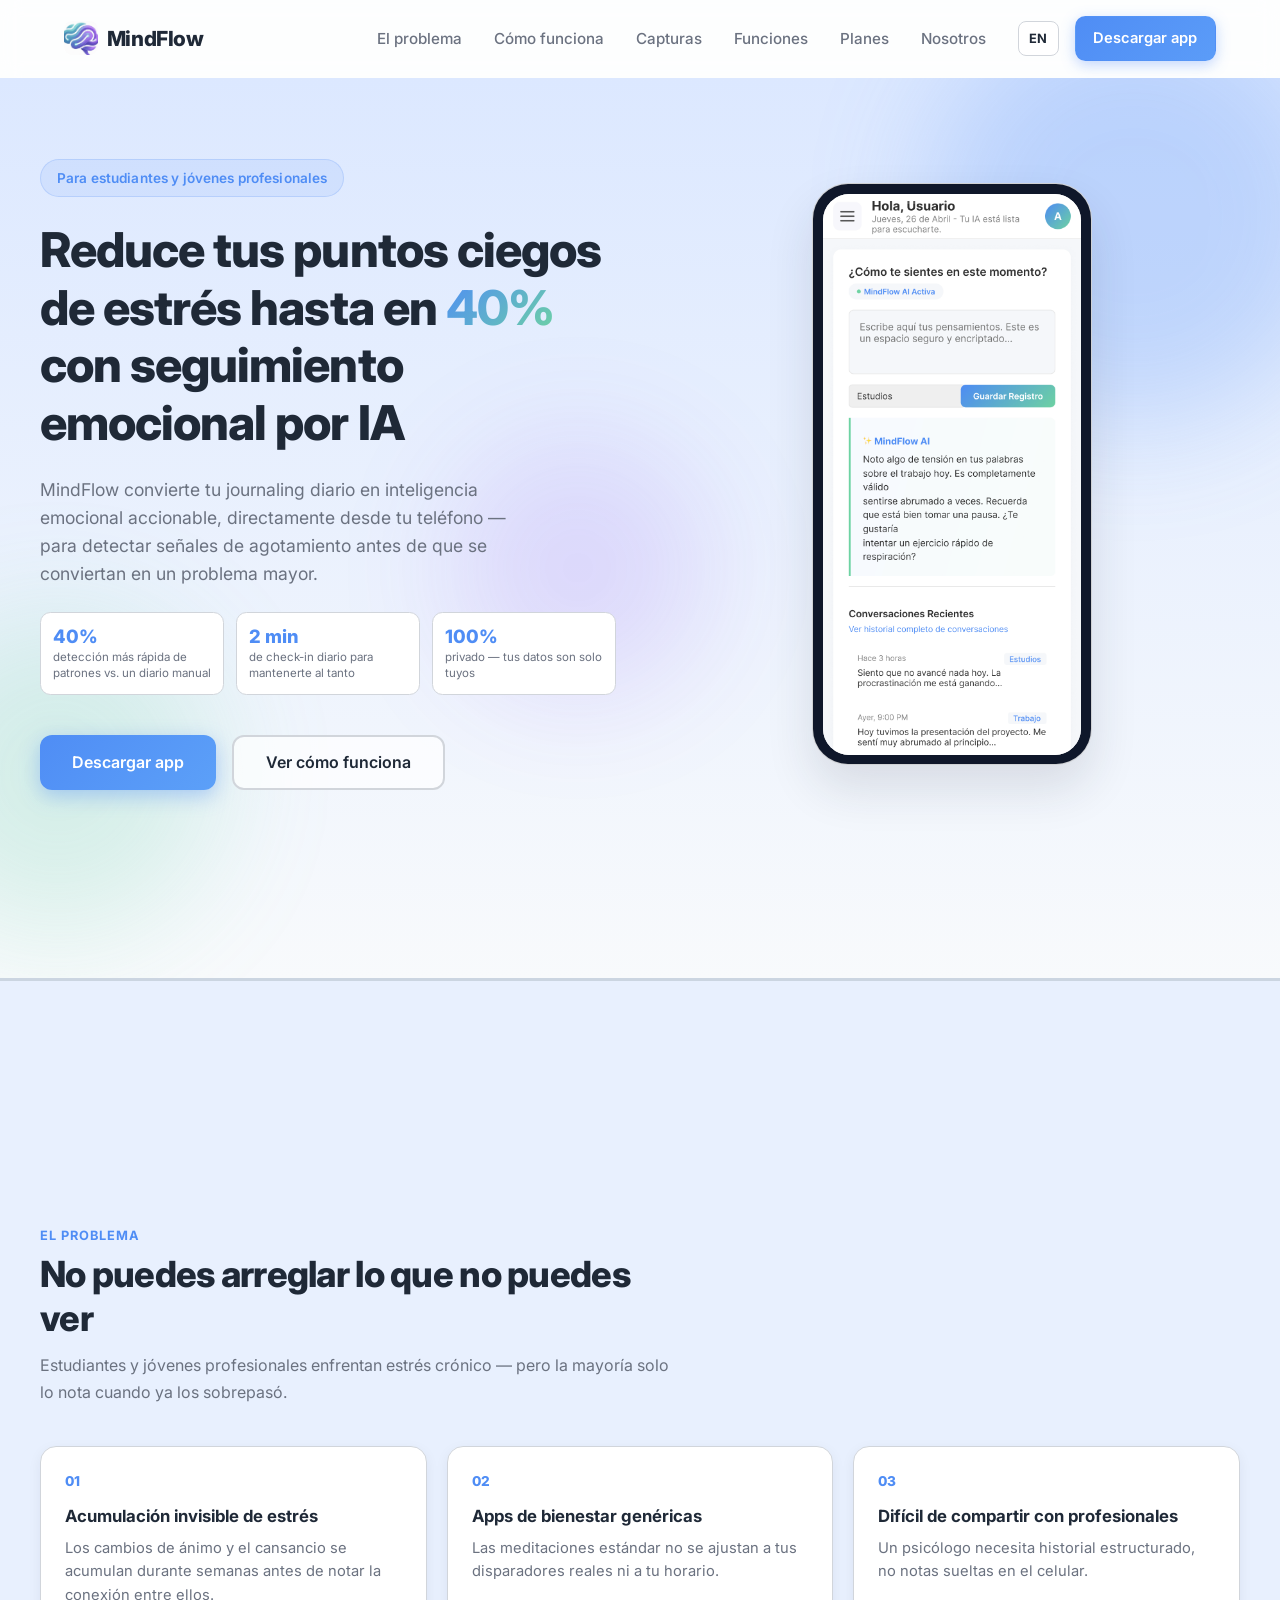
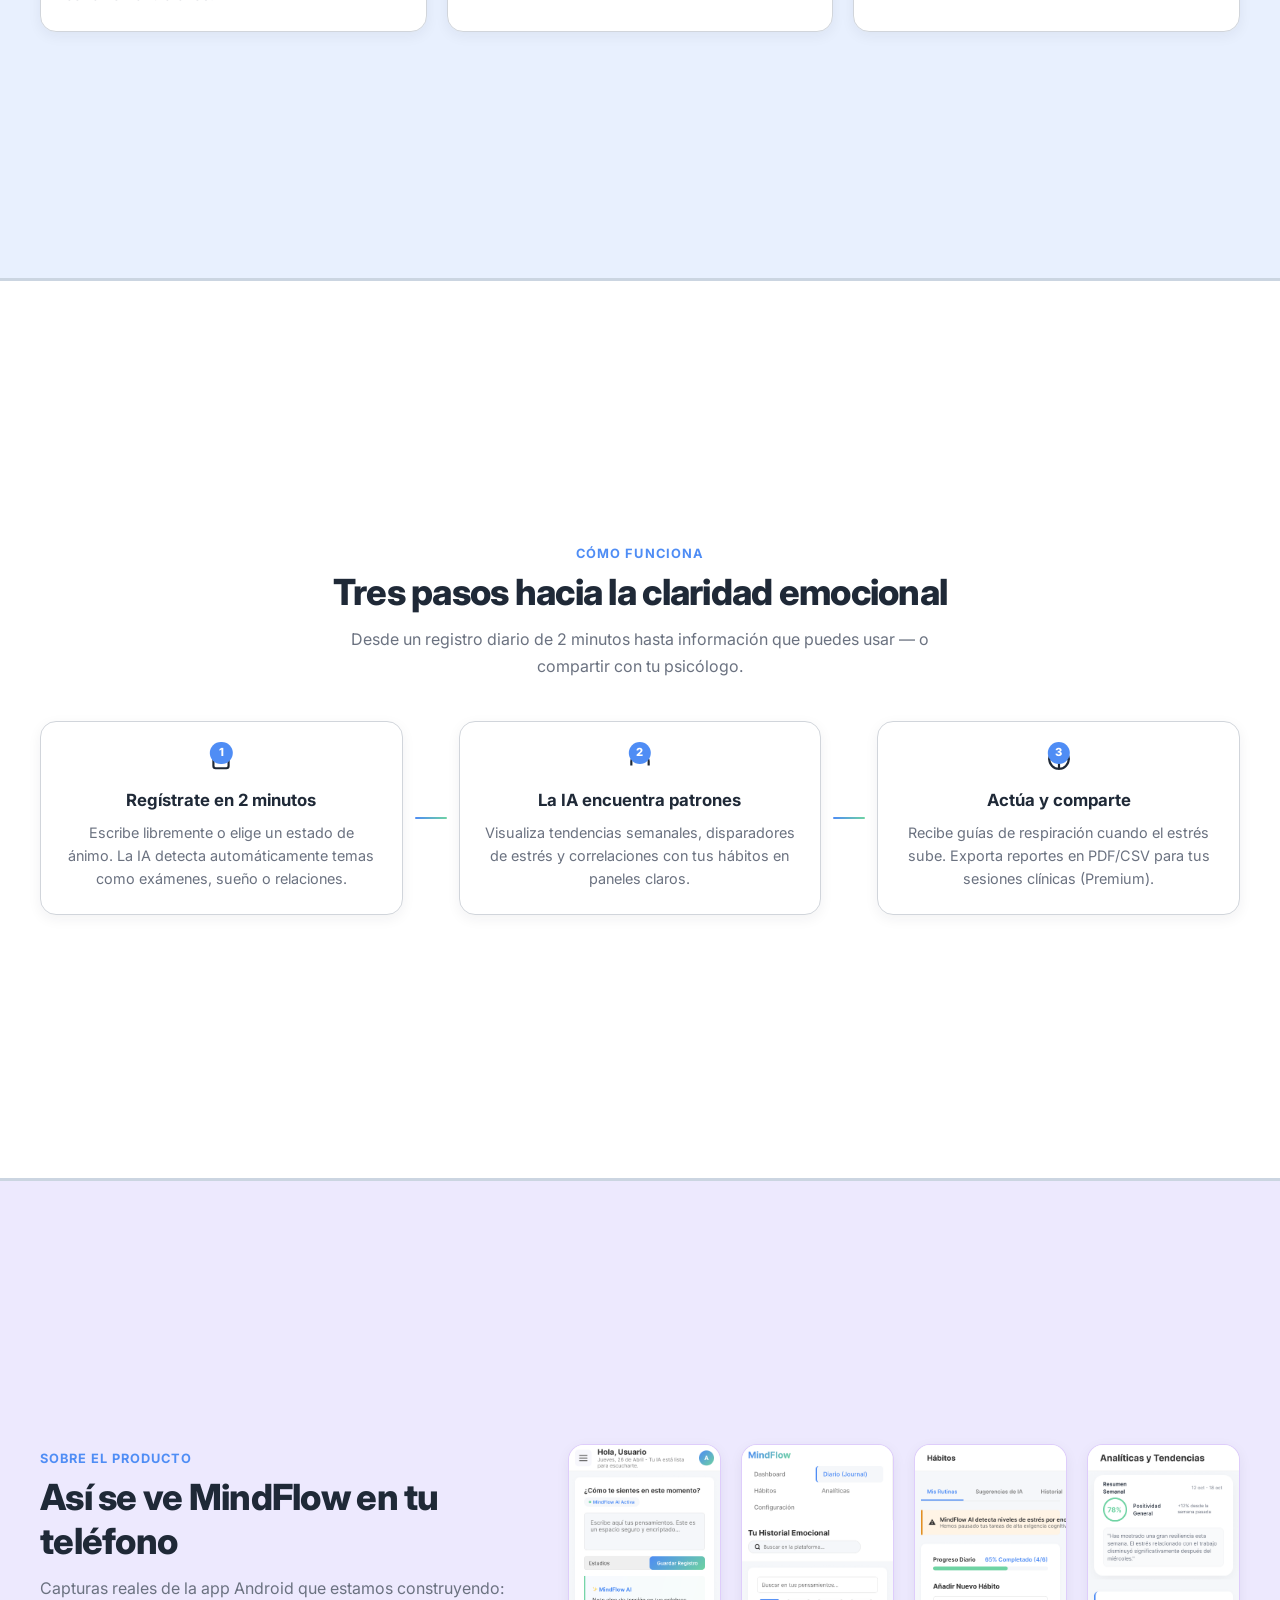
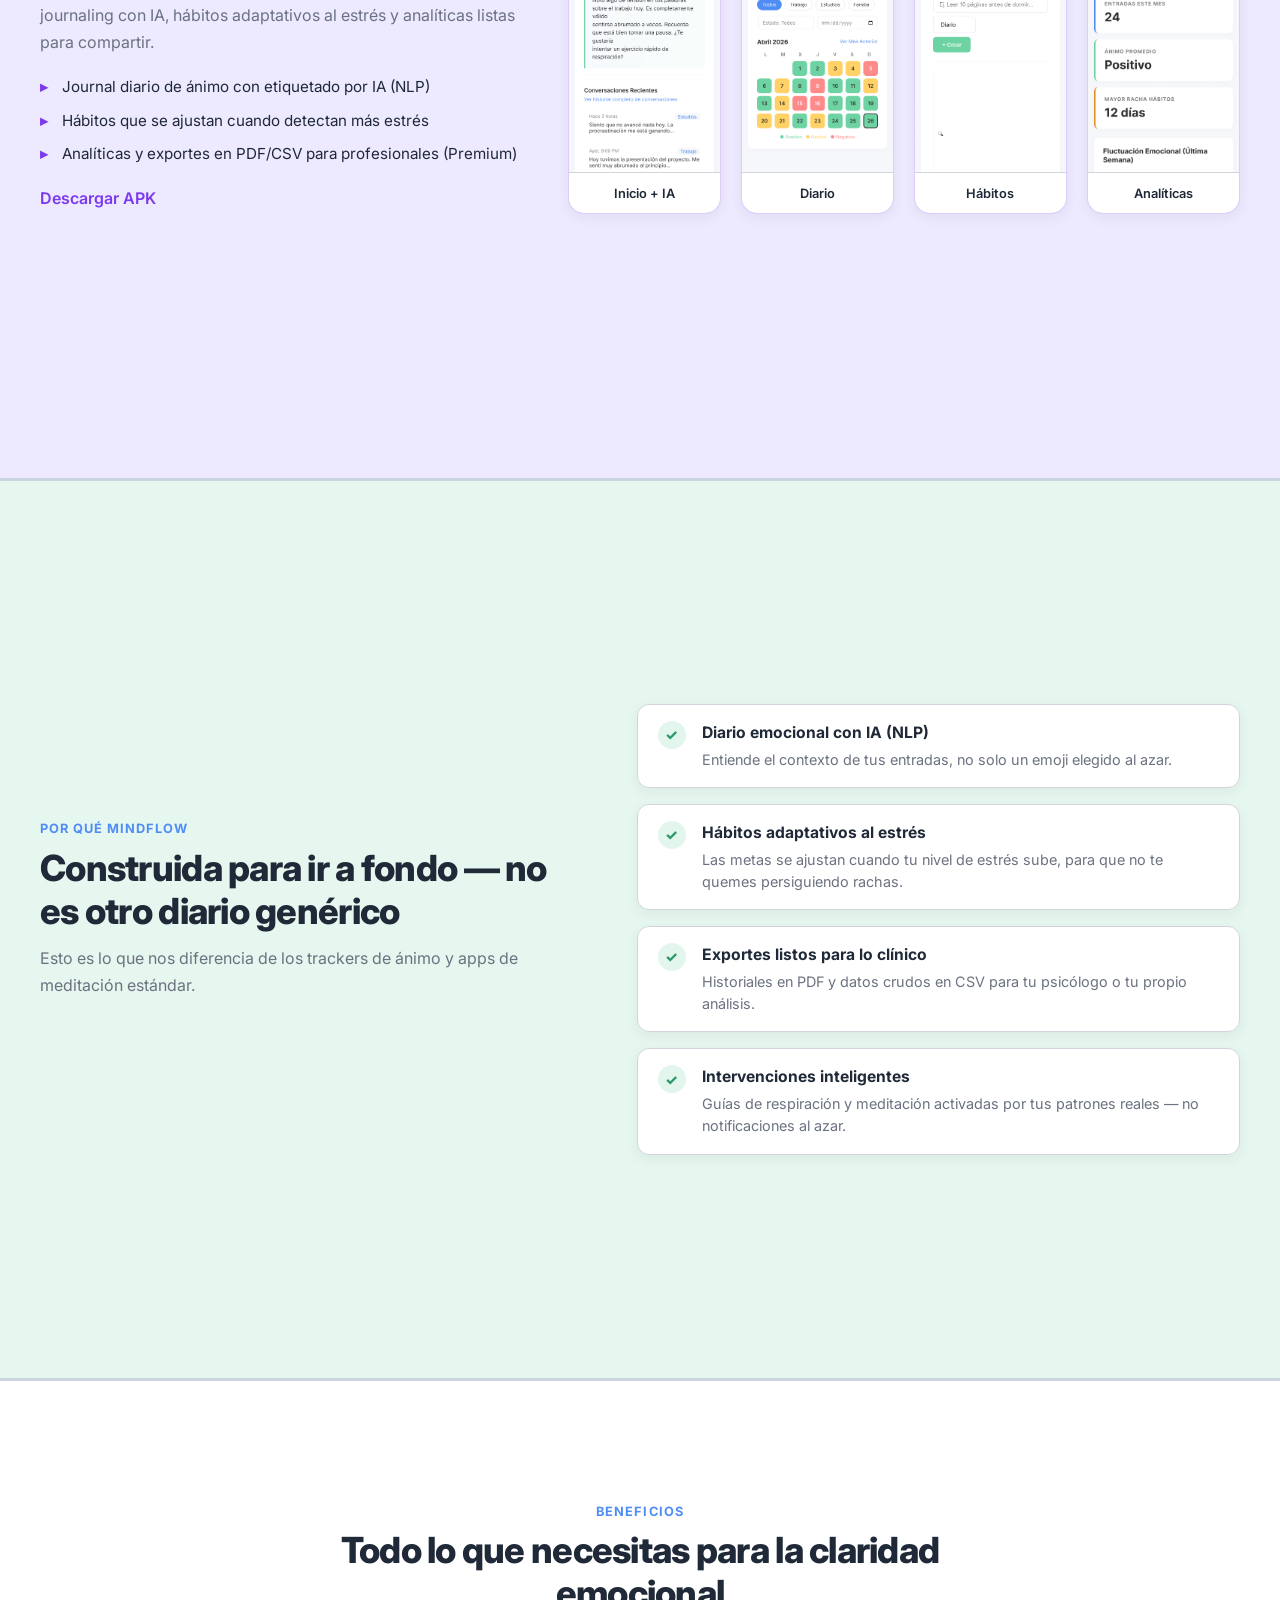
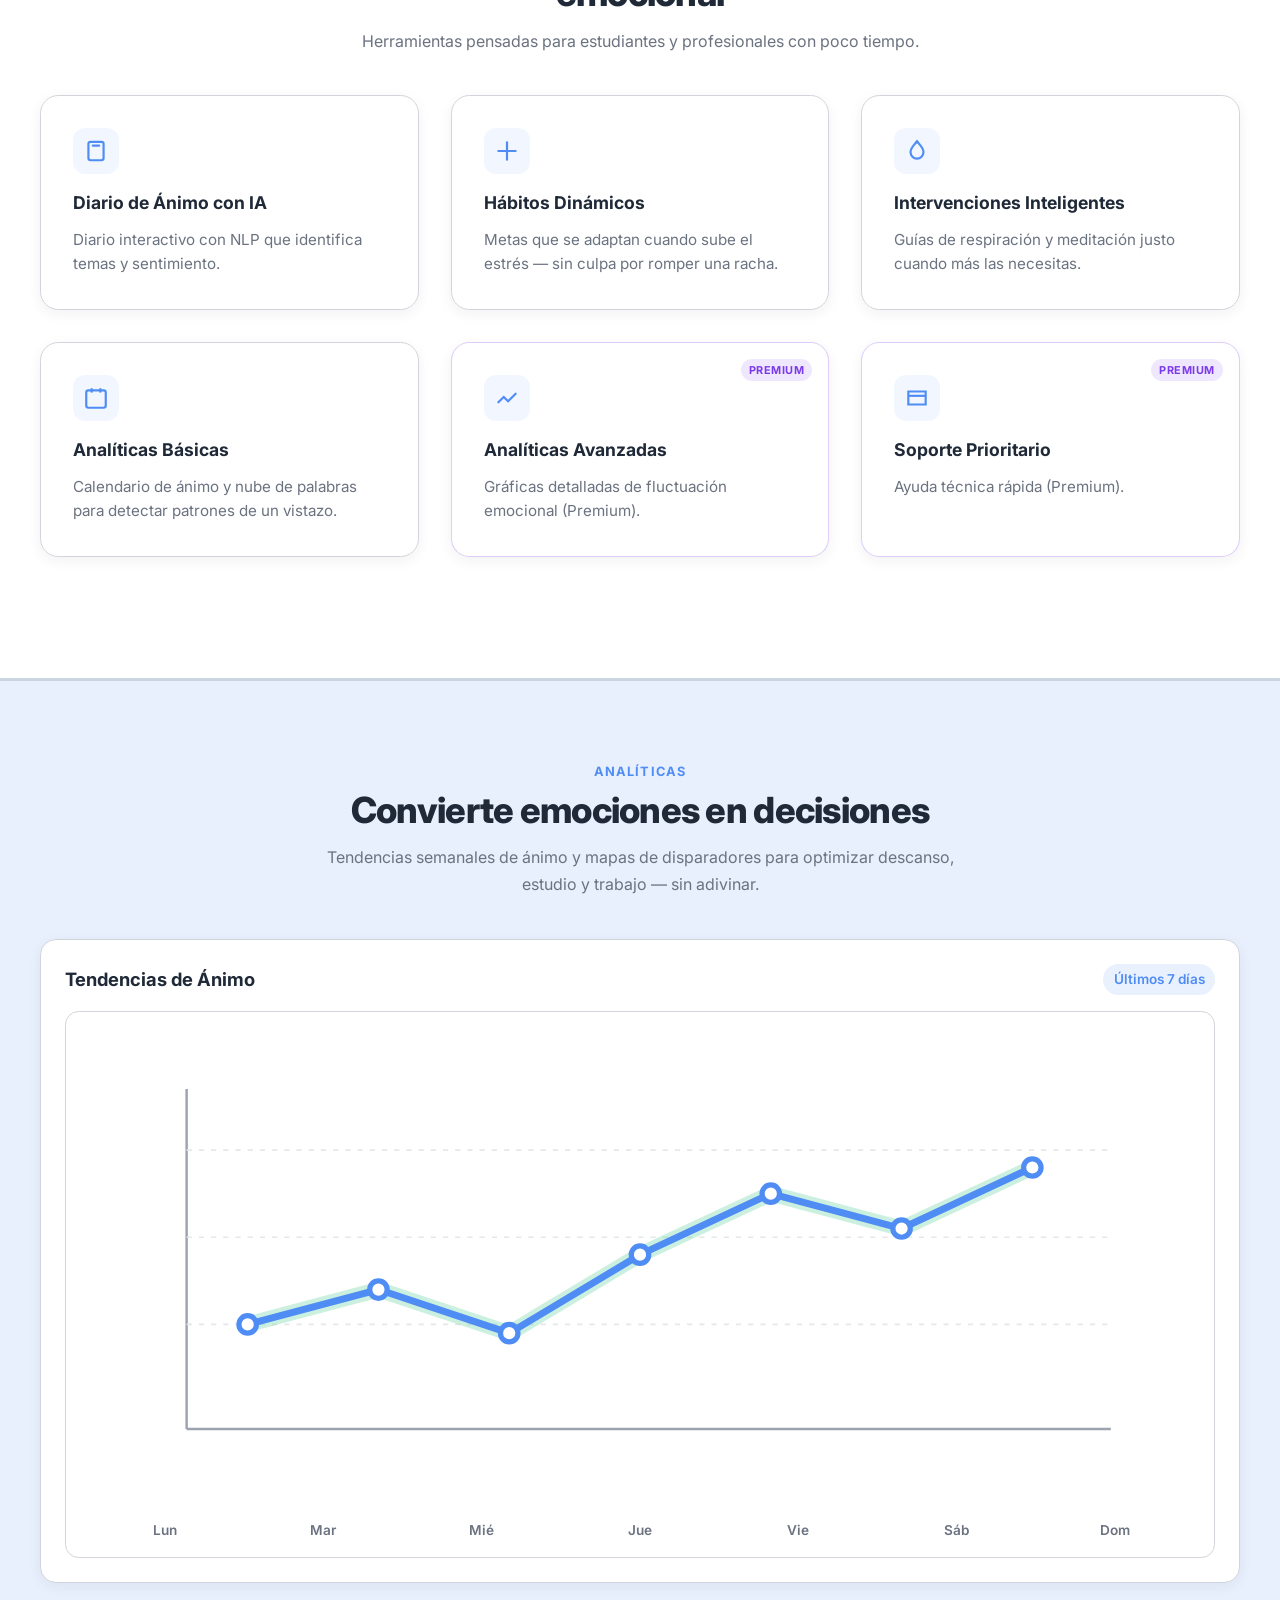
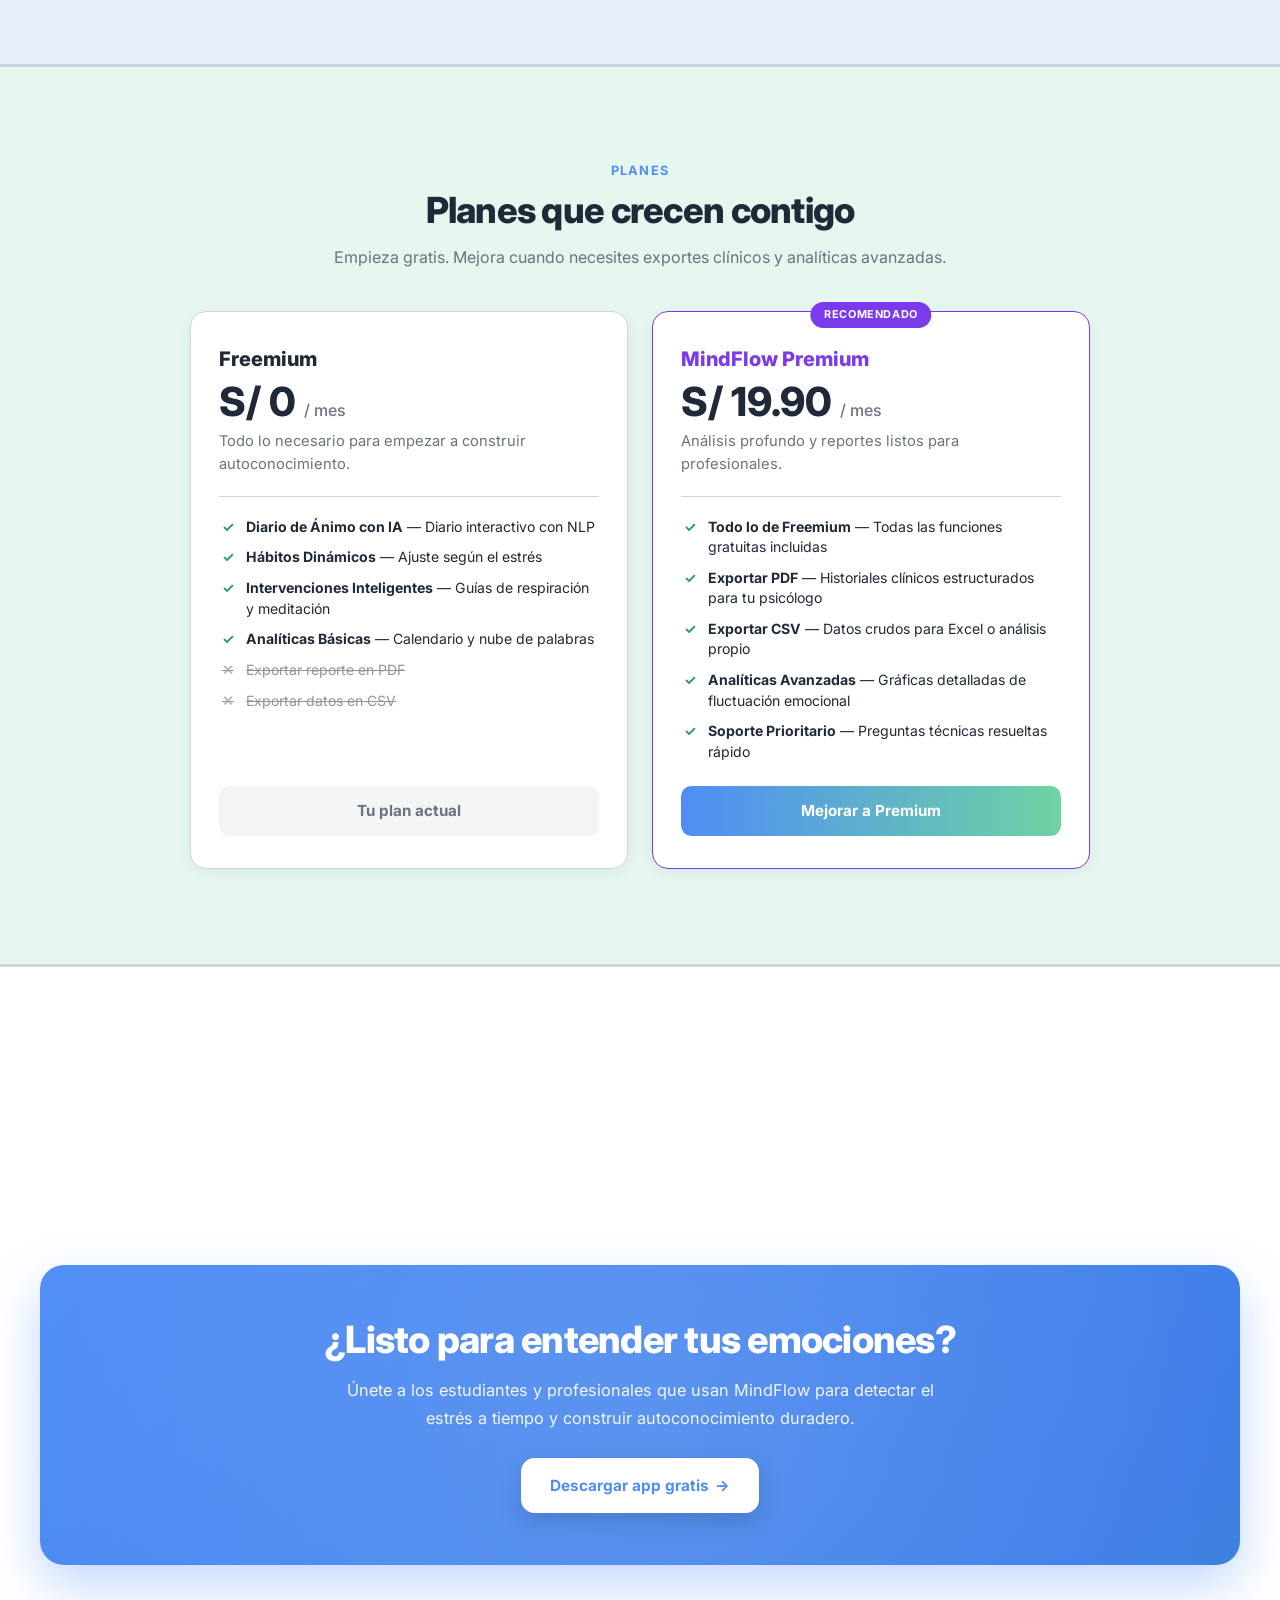
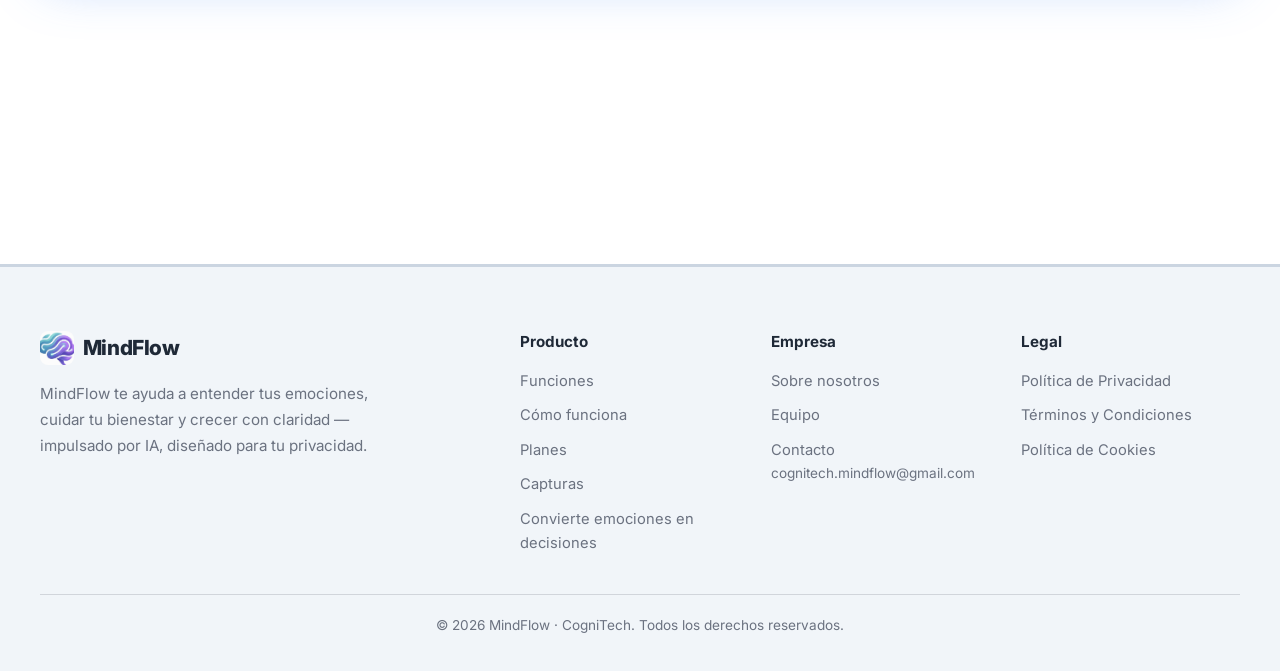
<file: index.html>
<!DOCTYPE html>
<html lang="es">
<head>
	<meta charset="UTF-8" />
	<meta name="viewport" content="width=device-width, initial-scale=1.0" />
	<meta name="description" content="" data-i18n-attr="content:meta.description" />
	<title data-i18n="meta.title">MindFlow</title>
	<link rel="icon" href="assets/images/logo.png" />
	<link rel="preconnect" href="https://fonts.googleapis.com" />
	<link rel="preconnect" href="https://fonts.gstatic.com" crossorigin />
	<link href="https://fonts.googleapis.com/css2?family=Inter:wght@400;500;600;700;800&display=swap" rel="stylesheet" />
	<link rel="stylesheet" href="assets/styles.css" />
</head>
<body>
	<header class="site-header">
		<nav class="navbar" aria-label="Main navigation">
			<a href="#hero" class="navbar__logo" aria-label="MindFlow home">
				<img src="assets/images/logo.png" alt="" class="logo-image" />
				<span class="logo-text">MindFlow</span>
			</a>

			<button type="button" class="navbar__toggle" aria-expanded="false" aria-controls="navbar-panel" aria-label="Open menu">
				<span class="navbar__toggle-bar"></span>
				<span class="navbar__toggle-bar"></span>
				<span class="navbar__toggle-bar"></span>
			</button>

			<div class="navbar__panel" id="navbar-panel">
				<ul class="navbar__menu">
					<li><a href="#problem" data-i18n="nav.problem">Problema</a></li>
					<li><a href="#how-it-works" data-i18n="nav.howItWorks">Cómo funciona</a></li>
					<li><a href="#screenshots" data-i18n="nav.screenshots">Capturas</a></li>
					<li><a href="#features" data-i18n="nav.features">Funciones</a></li>
					<li><a href="#pricing" data-i18n="nav.pricing">Planes</a></li>
					<li><a href="nosotros.html" data-i18n="nav.team">Nosotros</a></li>
				</ul>

				<div class="navbar__actions">
					<button type="button" class="lang-switch" data-lang-toggle aria-label="Switch language">
						<span data-i18n="lang.switch">EN</span>
					</button>
					<a href="#" class="btn-signup" data-app-link data-i18n="nav.download">Descargar app</a>
				</div>
			</div>
		</nav>
	</header>

	<main>
		<!-- HERO -->
		<section id="hero" class="hero section-block section-block--hero" aria-label="Hero section">
			<div class="hero__blobs" aria-hidden="true">
				<span class="hero__blob hero__blob--1"></span>
				<span class="hero__blob hero__blob--2"></span>
				<span class="hero__blob hero__blob--3"></span>
			</div>
			<div class="hero__container hero-animate">
				<div class="hero__content">
					<div class="hero__badge">
						<span data-i18n="hero.badge">Para estudiantes y jóvenes profesionales</span>
					</div>

					<h1 class="hero__heading">
						<span data-i18n="hero.headingBefore">Reduce tus puntos ciegos de estrés hasta en</span>
						<span class="hero__gradient" data-i18n="hero.headingHighlight">40%</span>
						<span data-i18n="hero.headingAfter">con seguimiento emocional por IA</span>
					</h1>

					<p class="hero__description" data-i18n="hero.description">
						MindFlow convierte tu journaling diario en inteligencia emocional accionable, directamente desde tu teléfono.
					</p>

					<div class="hero__stats">
						<div class="stat-pill">
							<strong data-i18n="hero.stat1Value">40%</strong>
							<span data-i18n="hero.stat1Label">detección más rápida de patrones</span>
						</div>
						<div class="stat-pill">
							<strong data-i18n="hero.stat2Value">2 min</strong>
							<span data-i18n="hero.stat2Label">check-in diario</span>
						</div>
						<div class="stat-pill">
							<strong data-i18n="hero.stat3Value">100%</strong>
							<span data-i18n="hero.stat3Label">datos privados</span>
						</div>
					</div>

					<div class="hero__actions">
						<a href="#" class="btn-primary" data-app-link data-i18n="hero.ctaPrimary">Descargar app</a>
						<a href="#how-it-works" class="btn-secondary" data-i18n="hero.ctaSecondary">Ver cómo funciona</a>
					</div>
				</div>

				<div class="hero__phone-wrap">
					<div class="hero__phone phone-frame">
						<div class="phone-frame__screen">
							<img src="assets/images/app/home-mockup.png" alt="" />
						</div>
					</div>
				</div>
			</div>
		</section>

		<!-- PROBLEM -->
		<section id="problem" class="problem section-block section-block--blue">
			<div class="section-block__container">
				<div class="section-block__header">
					<p class="eyebrow" data-i18n="problem.eyebrow">El problema</p>
					<h2 class="section-block__title" data-i18n="problem.title">No puedes arreglar lo que no puedes ver</h2>
					<p class="section-block__description" data-i18n="problem.description">Estudiantes y jóvenes profesionales enfrentan estrés crónico.</p>
				</div>
				<div class="problem__grid">
					<article class="problem-card">
						<div class="problem-card__icon" aria-hidden="true">01</div>
						<h3 data-i18n="problem.item1Title">Acumulación invisible de estrés</h3>
						<p data-i18n="problem.item1Text">Los cambios de ánimo se acumulan durante semanas.</p>
					</article>
					<article class="problem-card">
						<div class="problem-card__icon" aria-hidden="true">02</div>
						<h3 data-i18n="problem.item2Title">Apps de bienestar genéricas</h3>
						<p data-i18n="problem.item2Text">No se ajustan a tus disparadores reales.</p>
					</article>
					<article class="problem-card">
						<div class="problem-card__icon" aria-hidden="true">03</div>
						<h3 data-i18n="problem.item3Title">Difícil de compartir con profesionales</h3>
						<p data-i18n="problem.item3Text">Los psicólogos necesitan historial estructurado.</p>
					</article>
				</div>
			</div>
		</section>

		<!-- HOW IT WORKS -->
		<section id="how-it-works" class="how-it-works section-block section-block--white">
			<div class="section-block__container">
				<div class="section-block__header section-block__header--center">
					<p class="eyebrow" data-i18n="howItWorks.eyebrow">Cómo funciona</p>
					<h2 class="section-block__title" data-i18n="howItWorks.title">Tres pasos hacia la claridad emocional</h2>
					<p class="section-block__description" data-i18n="howItWorks.description">De un registro de 2 minutos a decisiones que puedes tomar.</p>
				</div>
				<div class="steps">
					<article class="step-card">
						<div class="step-card__visual" aria-hidden="true">
							<span class="step-card__number">1</span>
							<svg class="icon" viewBox="0 0 24 24" xmlns="http://www.w3.org/2000/svg">
								<rect x="5" y="3.5" width="14" height="17" rx="2" fill="none" stroke="currentColor" stroke-width="2" />
								<line x1="9" y1="7" x2="15" y2="7" stroke="currentColor" stroke-width="2" stroke-linecap="round" />
								<line x1="9" y1="11" x2="15" y2="11" stroke="currentColor" stroke-width="2" stroke-linecap="round" />
							</svg>
						</div>
						<h3 data-i18n="howItWorks.step1Title">Regístrate en 2 minutos</h3>
						<p data-i18n="howItWorks.step1Text">Escribe libremente o elige un estado de ánimo.</p>
					</article>
					<div class="steps__connector" aria-hidden="true"></div>
					<article class="step-card">
						<div class="step-card__visual" aria-hidden="true">
							<span class="step-card__number">2</span>
							<svg class="icon" viewBox="0 0 24 24" xmlns="http://www.w3.org/2000/svg">
								<path d="M4 18v-4a4 4 0 0 1 4-4h8a4 4 0 0 1 4 4v4" fill="none" stroke="currentColor" stroke-width="2" />
								<path d="M8 10V8a4 4 0 1 1 8 0v2" fill="none" stroke="currentColor" stroke-width="2" />
								<circle cx="12" cy="14" r="2" fill="currentColor" />
							</svg>
						</div>
						<h3 data-i18n="howItWorks.step2Title">La IA encuentra patrones</h3>
						<p data-i18n="howItWorks.step2Text">Visualiza tendencias semanales y disparadores.</p>
					</article>
					<div class="steps__connector" aria-hidden="true"></div>
					<article class="step-card">
						<div class="step-card__visual" aria-hidden="true">
							<span class="step-card__number">3</span>
							<svg class="icon" viewBox="0 0 24 24" xmlns="http://www.w3.org/2000/svg">
								<path d="M12 3v18M3 12h18" fill="none" stroke="currentColor" stroke-width="2" stroke-linecap="round" />
								<circle cx="12" cy="12" r="9" fill="none" stroke="currentColor" stroke-width="2" />
							</svg>
						</div>
						<h3 data-i18n="howItWorks.step3Title">Actúa y comparte</h3>
						<p data-i18n="howItWorks.step3Text">Recibe guías de respiración y exporta reportes.</p>
					</article>
				</div>
			</div>
		</section>

		<!-- SCREENSHOTS -->
		<section id="screenshots" class="screenshots section-block section-block--violet" aria-label="App screenshots">
			<div class="section-block__container">
				<div class="screenshots__layout">
					<div class="screenshots__copy">
						<p class="eyebrow" data-i18n="screenshots.eyebrow">Sobre el producto</p>
						<h2 class="section-block__title" data-i18n="screenshots.title">Así se ve MindFlow en tu teléfono</h2>
						<p class="section-block__description" data-i18n="screenshots.description">
							Capturas reales de la app Android que estamos construyendo.
						</p>
						<ul class="screenshots__bullets">
							<li data-i18n="screenshots.bullet1">Journal diario de ánimo con etiquetado por IA</li>
							<li data-i18n="screenshots.bullet2">Hábitos que se ajustan al nivel de estrés</li>
							<li data-i18n="screenshots.bullet3">Analíticas y exportes para profesionales (Premium)</li>
						</ul>
						<a href="#" class="product-video__external" data-app-link data-i18n="screenshots.downloadCta" style="color: var(--accent-purple); font-weight: 600;">Descargar APK</a>
					</div>

					<div class="screenshots__grid">
						<figure class="screenshot-card">
							<img src="assets/images/app/home-mockup.png" alt="" />
							<figcaption class="screenshot-card__caption" data-i18n="screenshots.caption1">Inicio + IA</figcaption>
						</figure>
						<figure class="screenshot-card">
							<img src="assets/images/app/journal-mockup.png" alt="" />
							<figcaption class="screenshot-card__caption" data-i18n="screenshots.caption2">Diario</figcaption>
						</figure>
						<figure class="screenshot-card">
							<img src="assets/images/app/habits-mockup.png" alt="" />
							<figcaption class="screenshot-card__caption" data-i18n="screenshots.caption3">Hábitos</figcaption>
						</figure>
						<figure class="screenshot-card">
							<img src="assets/images/app/analytics-mockup.png" alt="" />
							<figcaption class="screenshot-card__caption" data-i18n="screenshots.caption4">Analíticas</figcaption>
						</figure>
					</div>
				</div>
			</div>
		</section>

		<!-- WHY MINDFLOW -->
		<section id="why-mindflow" class="differentiation section-block section-block--mint">
			<div class="section-block__container">
				<div class="differentiation__layout">
					<div class="section-block__header">
						<p class="eyebrow" data-i18n="differentiation.eyebrow">Por qué MindFlow</p>
						<h2 class="section-block__title" data-i18n="differentiation.title">Construida para ir a fondo</h2>
						<p class="section-block__description" data-i18n="differentiation.description">Esto es lo que nos diferencia.</p>
					</div>
					<ul class="diff-list">
						<li class="diff-list__item">
							<span class="diff-list__check" aria-hidden="true">✓</span>
							<div>
								<strong data-i18n="differentiation.item1Title">Diario emocional con IA (NLP)</strong>
								<p data-i18n="differentiation.item1Text">Entiende el contexto de tus entradas.</p>
							</div>
						</li>
						<li class="diff-list__item">
							<span class="diff-list__check" aria-hidden="true">✓</span>
							<div>
								<strong data-i18n="differentiation.item2Title">Hábitos adaptativos al estrés</strong>
								<p data-i18n="differentiation.item2Text">Las metas se ajustan cuando sube el estrés.</p>
							</div>
						</li>
						<li class="diff-list__item">
							<span class="diff-list__check" aria-hidden="true">✓</span>
							<div>
								<strong data-i18n="differentiation.item3Title">Exportes listos para lo clínico</strong>
								<p data-i18n="differentiation.item3Text">PDF y CSV para tu psicólogo.</p>
							</div>
						</li>
						<li class="diff-list__item">
							<span class="diff-list__check" aria-hidden="true">✓</span>
							<div>
								<strong data-i18n="differentiation.item4Title">Intervenciones inteligentes</strong>
								<p data-i18n="differentiation.item4Text">Guías activadas por tus patrones reales.</p>
							</div>
						</li>
					</ul>
				</div>
			</div>
		</section>

		<!-- FEATURES -->
		<section id="features" class="features section-block section-block--white" aria-label="Features section">
			<div class="section-block__container">
				<div class="section-block__header section-block__header--center">
					<p class="eyebrow" data-i18n="features.eyebrow">Beneficios</p>
					<h2 class="section-block__title" data-i18n="features.title">Todo lo que necesitas para la claridad emocional</h2>
					<p class="section-block__description" data-i18n="features.subtitle">Herramientas pensadas para personas con poco tiempo.</p>
				</div>
				<div class="features__grid">
					<div class="feature-card">
						<div class="feature-card__icon" aria-hidden="true">
							<svg class="icon" viewBox="0 0 24 24" xmlns="http://www.w3.org/2000/svg">
								<rect x="5" y="3.5" width="14" height="17" rx="2" fill="none" stroke="currentColor" stroke-width="2" />
								<line x1="9" y1="7" x2="15" y2="7" stroke="currentColor" stroke-width="2" stroke-linecap="round" />
							</svg>
						</div>
						<h3 class="feature-card__title" data-i18n="features.f1Title">Diario de Ánimo con IA</h3>
						<p class="feature-card__description" data-i18n="features.f1Text">Diario interactivo con NLP.</p>
					</div>
					<div class="feature-card">
						<div class="feature-card__icon" aria-hidden="true">
							<svg class="icon" viewBox="0 0 24 24" xmlns="http://www.w3.org/2000/svg">
								<path d="M4 12h16M12 4v16" fill="none" stroke="currentColor" stroke-width="2" stroke-linecap="round" />
							</svg>
						</div>
						<h3 class="feature-card__title" data-i18n="features.f2Title">Hábitos Dinámicos</h3>
						<p class="feature-card__description" data-i18n="features.f2Text">Metas que se adaptan al estrés.</p>
					</div>
					<div class="feature-card">
						<div class="feature-card__icon" aria-hidden="true">
							<svg class="icon" viewBox="0 0 24 24" xmlns="http://www.w3.org/2000/svg">
								<path d="M12 3c-3 4-6 6-6 10a6 6 0 1 0 12 0c0-4-3-6-6-10z" fill="none" stroke="currentColor" stroke-width="2" />
							</svg>
						</div>
						<h3 class="feature-card__title" data-i18n="features.f3Title">Intervenciones Inteligentes</h3>
						<p class="feature-card__description" data-i18n="features.f3Text">Guías de respiración y meditación.</p>
					</div>
					<div class="feature-card">
						<div class="feature-card__icon" aria-hidden="true">
							<svg class="icon" viewBox="0 0 24 24" xmlns="http://www.w3.org/2000/svg">
								<rect x="3" y="5" width="18" height="16" rx="2" fill="none" stroke="currentColor" stroke-width="2" />
								<line x1="8" y1="3" x2="8" y2="7" stroke="currentColor" stroke-width="2" />
								<line x1="16" y1="3" x2="16" y2="7" stroke="currentColor" stroke-width="2" />
							</svg>
						</div>
						<h3 class="feature-card__title" data-i18n="features.f4Title">Analíticas Básicas</h3>
						<p class="feature-card__description" data-i18n="features.f4Text">Calendario y nube de palabras.</p>
					</div>
					<div class="feature-card feature-card--premium">
						<span class="feature-card__badge">Premium</span>
						<div class="feature-card__icon" aria-hidden="true">
							<svg class="icon" viewBox="0 0 24 24" xmlns="http://www.w3.org/2000/svg">
								<polyline points="4,16 9,11 13,15 20,8" fill="none" stroke="currentColor" stroke-width="2" stroke-linecap="round" />
							</svg>
						</div>
						<h3 class="feature-card__title" data-i18n="features.f5Title">Analíticas Avanzadas</h3>
						<p class="feature-card__description" data-i18n="features.f5Text">Gráficas detalladas.</p>
					</div>
					<div class="feature-card feature-card--premium">
						<span class="feature-card__badge">Premium</span>
						<div class="feature-card__icon" aria-hidden="true">
							<svg class="icon" viewBox="0 0 24 24" xmlns="http://www.w3.org/2000/svg">
								<path d="M4 6h16v12H4z" fill="none" stroke="currentColor" stroke-width="2" />
								<path d="M4 10h16" fill="none" stroke="currentColor" stroke-width="2" />
							</svg>
						</div>
						<h3 class="feature-card__title" data-i18n="features.f6Title">Soporte Prioritario</h3>
						<p class="feature-card__description" data-i18n="features.f6Text">Ayuda técnica rápida.</p>
					</div>
				</div>
			</div>
		</section>

		<!-- ANALYTICS TEASER -->
		<section id="analytics" class="analytics section-block section-block--blue" aria-label="Analytics section">
			<div class="section-block__container">
				<div class="section-block__header section-block__header--center">
					<p class="eyebrow" data-i18n="analytics.eyebrow">Analíticas</p>
					<h2 class="section-block__title" data-i18n="analytics.title">Convierte emociones en decisiones</h2>
					<p class="section-block__description" data-i18n="analytics.description">Tendencias semanales de ánimo y mapas de disparadores.</p>
				</div>
				<div class="analytics__panel">
					<div class="analytics__panel-head">
						<h3 class="analytics__panel-title" data-i18n="analytics.panelTitle">Tendencias de Ánimo</h3>
						<span class="analytics__period" data-i18n="analytics.period">Últimos 7 días</span>
					</div>
					<div class="analytics__chart-wrap" role="img" aria-label="Mood trends chart">
						<svg class="analytics__chart" viewBox="0 0 640 280" xmlns="http://www.w3.org/2000/svg" aria-hidden="true">
							<line x1="60" y1="35" x2="60" y2="230" class="axis-line" />
							<line x1="60" y1="230" x2="590" y2="230" class="axis-line" />
							<line x1="60" y1="70" x2="590" y2="70" class="grid-line" />
							<line x1="60" y1="120" x2="590" y2="120" class="grid-line" />
							<line x1="60" y1="170" x2="590" y2="170" class="grid-line" />
							<polyline points="95,170 170,150 245,175 320,130 395,95 470,115 545,80" class="trend-fill" />
							<polyline points="95,170 170,150 245,175 320,130 395,95 470,115 545,80" class="trend-line" />
							<circle cx="95" cy="170" r="5" class="trend-point" />
							<circle cx="170" cy="150" r="5" class="trend-point" />
							<circle cx="245" cy="175" r="5" class="trend-point" />
							<circle cx="320" cy="130" r="5" class="trend-point" />
							<circle cx="395" cy="95" r="5" class="trend-point" />
							<circle cx="470" cy="115" r="5" class="trend-point" />
							<circle cx="545" cy="80" r="5" class="trend-point" />
						</svg>
						<div class="analytics__labels" data-i18n-list="analytics.days">
							<span>Lun</span><span>Mar</span><span>Mié</span><span>Jue</span><span>Vie</span><span>Sáb</span><span>Dom</span>
						</div>
					</div>
				</div>
			</div>
		</section>

		<!-- PRICING -->
		<section id="pricing" class="pricing section-block section-block--mint" aria-label="Pricing section">
			<div class="section-block__container">
				<div class="section-block__header section-block__header--center">
					<p class="eyebrow" data-i18n="pricing.eyebrow">Planes</p>
					<h2 class="section-block__title" data-i18n="pricing.title">Planes que crecen contigo</h2>
					<p class="section-block__description" data-i18n="pricing.description">Empieza gratis. Mejora cuando lo necesites.</p>
				</div>
				<div class="pricing__grid">
					<article class="pricing-card">
						<h3 class="pricing-card__name" data-i18n="pricing.freemiumName">Freemium</h3>
						<p class="pricing-card__price">
							<span data-i18n="pricing.freemiumPrice">S/ 0</span>
							<small data-i18n="pricing.freemiumPeriod">/ mes</small>
						</p>
						<p class="pricing-card__tagline" data-i18n="pricing.freemiumTagline">Empieza a construir autoconocimiento.</p>
						<ul class="pricing-card__features">
							<li class="pricing-card__feature pricing-card__feature--included">
								<span class="pricing-card__icon pricing-card__icon--yes" aria-hidden="true">✓</span>
								<span><strong data-i18n="pricing.pf1Title">Diario de Ánimo con IA</strong> — <span data-i18n="pricing.pf1Text">Diario con NLP</span></span>
							</li>
							<li class="pricing-card__feature pricing-card__feature--included">
								<span class="pricing-card__icon pricing-card__icon--yes" aria-hidden="true">✓</span>
								<span><strong data-i18n="pricing.pf2Title">Hábitos Dinámicos</strong> — <span data-i18n="pricing.pf2Text">Según el estrés</span></span>
							</li>
							<li class="pricing-card__feature pricing-card__feature--included">
								<span class="pricing-card__icon pricing-card__icon--yes" aria-hidden="true">✓</span>
								<span><strong data-i18n="pricing.pf3Title">Intervenciones Inteligentes</strong> — <span data-i18n="pricing.pf3Text">Guías</span></span>
							</li>
							<li class="pricing-card__feature pricing-card__feature--included">
								<span class="pricing-card__icon pricing-card__icon--yes" aria-hidden="true">✓</span>
								<span><strong data-i18n="pricing.pf4Title">Analíticas Básicas</strong> — <span data-i18n="pricing.pf4Text">Calendario</span></span>
							</li>
							<li class="pricing-card__feature pricing-card__feature--excluded">
								<span class="pricing-card__icon pricing-card__icon--no" aria-hidden="true">✕</span>
								<span data-i18n="pricing.px1">Exportar reporte en PDF</span>
							</li>
							<li class="pricing-card__feature pricing-card__feature--excluded">
								<span class="pricing-card__icon pricing-card__icon--no" aria-hidden="true">✕</span>
								<span data-i18n="pricing.px2">Exportar datos en CSV</span>
							</li>
						</ul>
						<button type="button" class="pricing-card__btn pricing-card__btn--muted" disabled data-i18n="pricing.freemiumCta">Tu plan actual</button>
					</article>

					<article class="pricing-card pricing-card--featured">
						<span class="pricing-card__badge" data-i18n="pricing.recommended">Recomendado</span>
						<h3 class="pricing-card__name pricing-card__name--accent" data-i18n="pricing.premiumName">MindFlow Premium</h3>
						<p class="pricing-card__price">
							<span data-i18n="pricing.premiumPrice">S/ 19.90</span>
							<small data-i18n="pricing.premiumPeriod">/ mes</small>
						</p>
						<p class="pricing-card__tagline" data-i18n="pricing.premiumTagline">Análisis profundo y reportes profesionales.</p>
						<ul class="pricing-card__features">
							<li class="pricing-card__feature pricing-card__feature--included">
								<span class="pricing-card__icon pricing-card__icon--yes" aria-hidden="true">✓</span>
								<span><strong data-i18n="pricing.pp1Title">Todo lo de Freemium</strong> — <span data-i18n="pricing.pp1Text">Funciones gratuitas incluidas</span></span>
							</li>
							<li class="pricing-card__feature pricing-card__feature--included">
								<span class="pricing-card__icon pricing-card__icon--yes" aria-hidden="true">✓</span>
								<span><strong data-i18n="pricing.pp2Title">Exportar PDF</strong> — <span data-i18n="pricing.pp2Text">Historiales clínicos</span></span>
							</li>
							<li class="pricing-card__feature pricing-card__feature--included">
								<span class="pricing-card__icon pricing-card__icon--yes" aria-hidden="true">✓</span>
								<span><strong data-i18n="pricing.pp3Title">Exportar CSV</strong> — <span data-i18n="pricing.pp3Text">Datos crudos</span></span>
							</li>
							<li class="pricing-card__feature pricing-card__feature--included">
								<span class="pricing-card__icon pricing-card__icon--yes" aria-hidden="true">✓</span>
								<span><strong data-i18n="pricing.pp4Title">Analíticas Avanzadas</strong> — <span data-i18n="pricing.pp4Text">Gráficas detalladas</span></span>
							</li>
							<li class="pricing-card__feature pricing-card__feature--included">
								<span class="pricing-card__icon pricing-card__icon--yes" aria-hidden="true">✓</span>
								<span><strong data-i18n="pricing.pp5Title">Soporte Prioritario</strong> — <span data-i18n="pricing.pp5Text">Ayuda rápida</span></span>
							</li>
						</ul>
						<a href="#" class="pricing-card__btn pricing-card__btn--gradient" data-app-link data-i18n="pricing.premiumCta">Mejorar a Premium</a>
					</article>
				</div>
			</div>
		</section>

		<!-- CTA -->
		<section id="cta" class="cta section-block section-block--white" aria-label="Call to action section">
			<div class="section-block__container">
				<div class="cta__box">
					<h2 class="cta__title" data-i18n="cta.title">¿Listo para entender tus emociones?</h2>
					<p class="cta__text" data-i18n="cta.text">Únete a quienes usan MindFlow para detectar el estrés a tiempo.</p>
					<a href="#" class="cta__button" data-app-link data-i18n="cta.button">Descargar app gratis</a>
				</div>
			</div>
		</section>
	</main>

	<footer class="site-footer" aria-label="Footer">
		<div class="footer__container">
			<div class="footer__brand">
				<a href="#hero" class="footer__logo" aria-label="MindFlow home">
					<img src="assets/images/logo.png" alt="" class="logo-image" />
					<span class="logo-text">MindFlow</span>
				</a>
				<p class="footer__description" data-i18n="footer.description">MindFlow te ayuda a entender tus emociones.</p>
			</div>

			<div class="footer__columns">
				<div class="footer__column">
					<h3 class="footer__title" data-i18n="footer.product">Producto</h3>
					<ul class="footer__list">
						<li><a href="#features" data-i18n="nav.features">Funciones</a></li>
						<li><a href="#how-it-works" data-i18n="nav.howItWorks">Cómo funciona</a></li>
						<li><a href="#pricing" data-i18n="footer.plans">Planes</a></li>
						<li><a href="#screenshots" data-i18n="footer.screenshots">Capturas</a></li>
						<li><a href="#analytics" data-i18n="analytics.title">Analíticas</a></li>
					</ul>
				</div>

				<div class="footer__column">
					<h3 class="footer__title" data-i18n="footer.company">Empresa</h3>
					<ul class="footer__list">
						<li><a href="nosotros.html" data-i18n="footer.aboutUs">Sobre nosotros</a></li>
						<li><a href="nosotros.html#team" data-i18n="footer.team">Equipo</a></li>
						<li>
							<a href="mailto:cognitech.mindflow@gmail.com" data-i18n="footer.contact">Contacto</a>
							<span class="footer__email" data-i18n="footer.contactEmail">cognitech.mindflow@gmail.com</span>
						</li>
					</ul>
				</div>

				<div class="footer__column">
					<h3 class="footer__title" data-i18n="footer.legal">Legal</h3>
					<ul class="footer__list">
						<li><a href="assets/legal/privacy.html" data-i18n="footer.privacy">Política de Privacidad</a></li>
						<li><a href="assets/legal/terms.html" data-i18n="footer.terms">Términos y Condiciones</a></li>
						<li><a href="assets/legal/cookies.html" data-i18n="footer.cookies">Política de Cookies</a></li>
					</ul>
				</div>
			</div>
		</div>
		<div class="footer__bottom">
			<p data-i18n="footer.copyright" data-i18n-vars='{"year":2026}'>© 2026 MindFlow. Todos los derechos reservados.</p>
		</div>
	</footer>

	<script src="assets/script.js"></script>
</body>
</html>
</file>
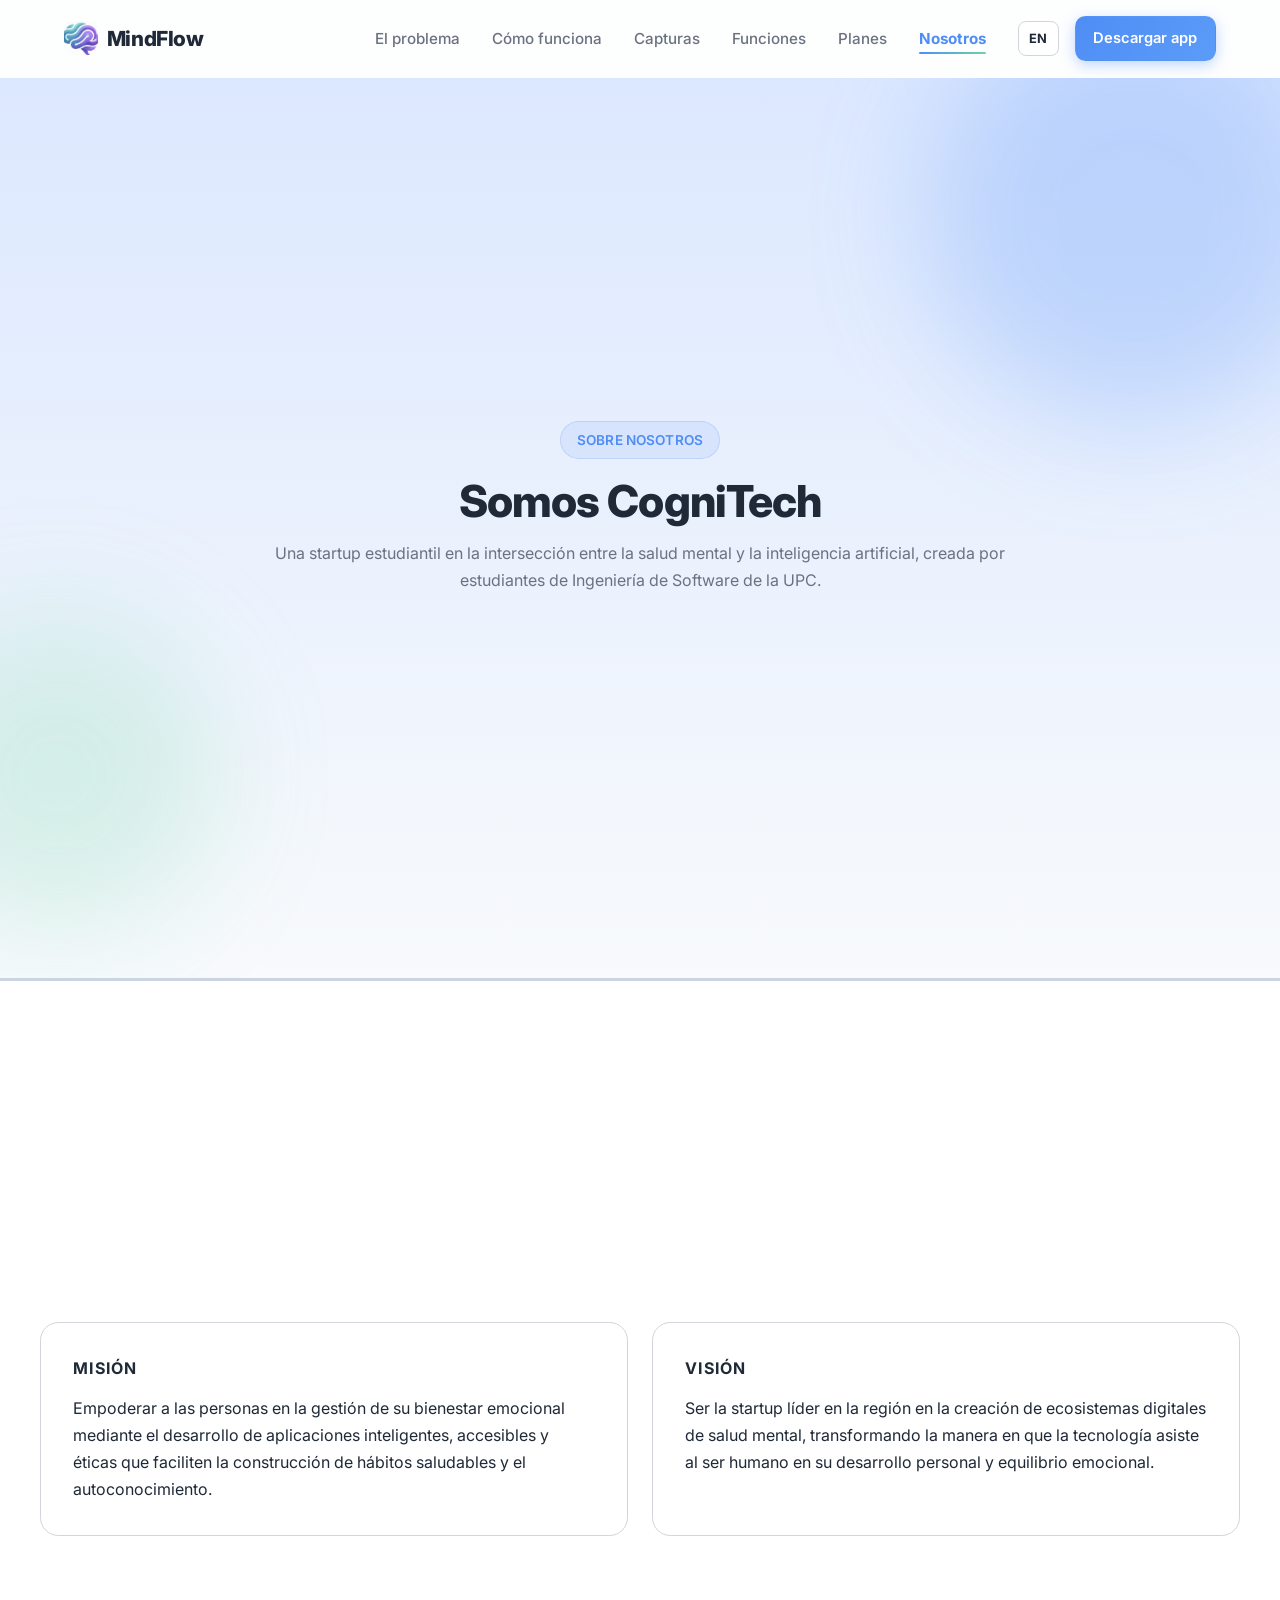
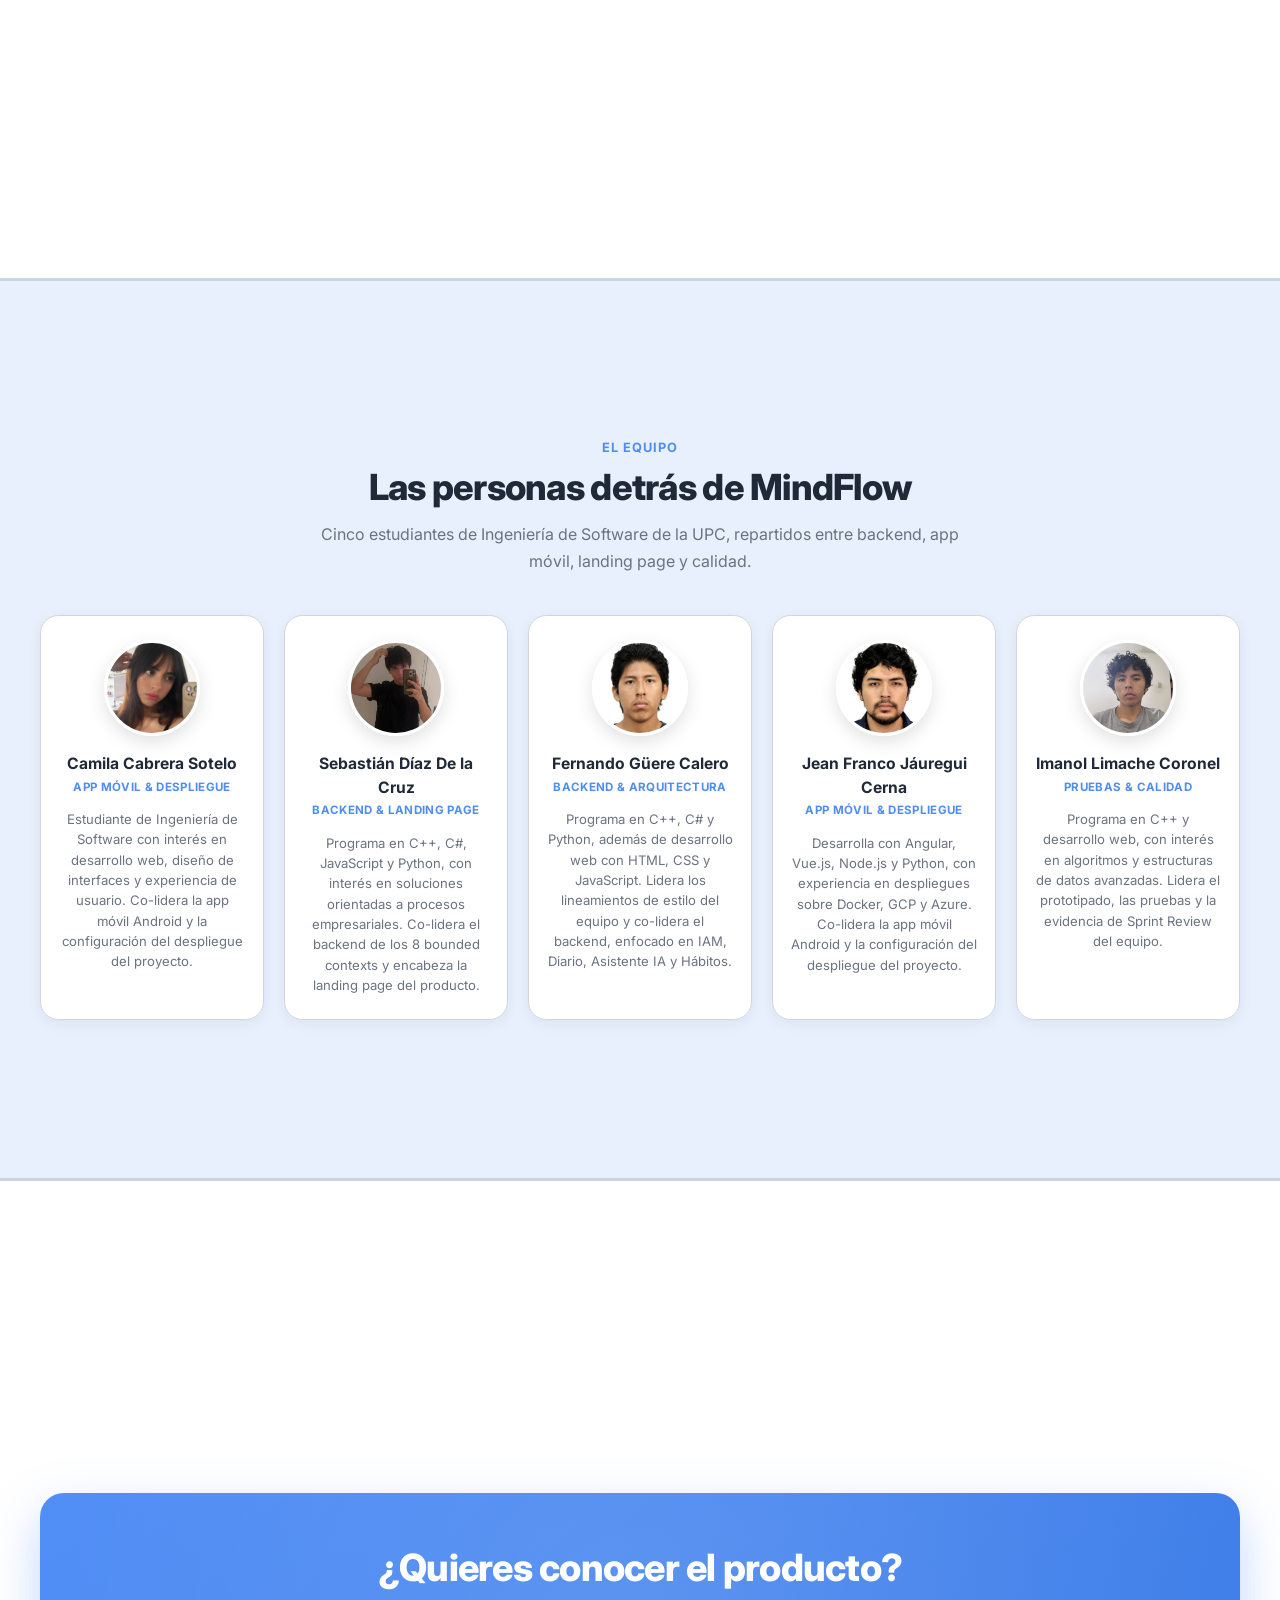
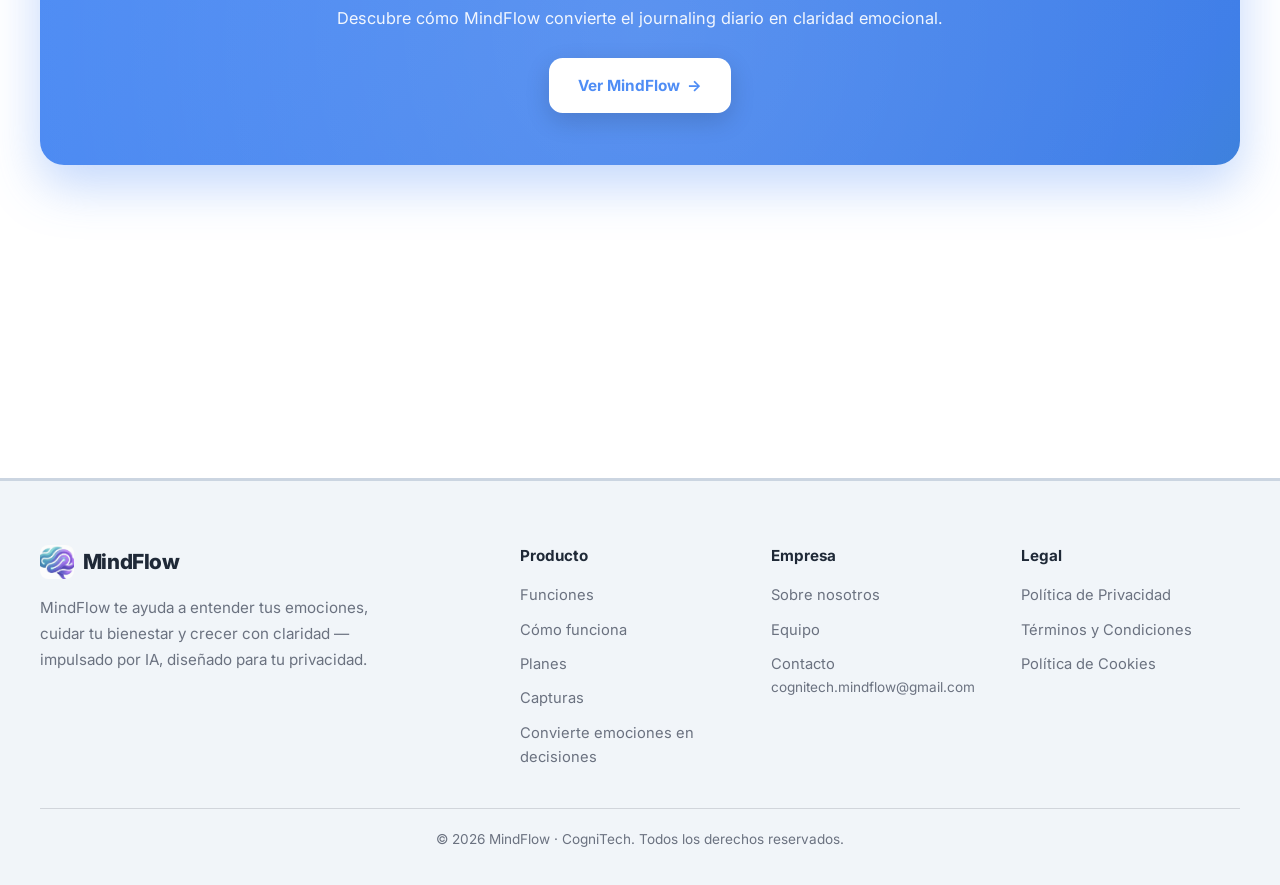
<file: nosotros.html>
<!DOCTYPE html>
<html lang="es">
<head>
	<meta charset="UTF-8" />
	<meta name="viewport" content="width=device-width, initial-scale=1.0" />
	<meta name="description" content="" data-i18n-attr="content:nosotros.description" />
	<title data-i18n="nosotros.title">Sobre nosotros — MindFlow</title>
	<link rel="icon" href="assets/images/logo.png" />
	<link rel="preconnect" href="https://fonts.googleapis.com" />
	<link rel="preconnect" href="https://fonts.gstatic.com" crossorigin />
	<link href="https://fonts.googleapis.com/css2?family=Inter:wght@400;500;600;700;800&display=swap" rel="stylesheet" />
	<link rel="stylesheet" href="assets/styles.css" />
</head>
<body>
	<header class="site-header">
		<nav class="navbar" aria-label="Main navigation">
			<a href="index.html#hero" class="navbar__logo" aria-label="MindFlow home">
				<img src="assets/images/logo.png" alt="" class="logo-image" />
				<span class="logo-text">MindFlow</span>
			</a>

			<button type="button" class="navbar__toggle" aria-expanded="false" aria-controls="navbar-panel" aria-label="Open menu">
				<span class="navbar__toggle-bar"></span>
				<span class="navbar__toggle-bar"></span>
				<span class="navbar__toggle-bar"></span>
			</button>

			<div class="navbar__panel" id="navbar-panel">
				<ul class="navbar__menu">
					<li><a href="index.html#problem" data-i18n="nav.problem">Problema</a></li>
					<li><a href="index.html#how-it-works" data-i18n="nav.howItWorks">Cómo funciona</a></li>
					<li><a href="index.html#screenshots" data-i18n="nav.screenshots">Capturas</a></li>
					<li><a href="index.html#features" data-i18n="nav.features">Funciones</a></li>
					<li><a href="index.html#pricing" data-i18n="nav.pricing">Planes</a></li>
					<li><a href="nosotros.html" class="is-active" data-i18n="nav.team">Nosotros</a></li>
				</ul>

				<div class="navbar__actions">
					<button type="button" class="lang-switch" data-lang-toggle aria-label="Switch language">
						<span data-i18n="lang.switch">EN</span>
					</button>
					<a href="#" class="btn-signup" data-app-link data-i18n="nav.download">Descargar app</a>
				</div>
			</div>
		</nav>
	</header>

	<main>
		<!-- ABOUT HERO -->
		<section id="about-hero" class="section-block section-block--hero" aria-label="About us hero">
			<div class="hero__blobs" aria-hidden="true">
				<span class="hero__blob hero__blob--1"></span>
				<span class="hero__blob hero__blob--2"></span>
			</div>
			<div class="section-block__container">
				<div class="section-block__header section-block__header--center hero-animate" style="max-width: 760px;">
					<p class="eyebrow hero__badge" style="display:inline-flex; margin: 0 auto 1rem;"><span data-i18n="nosotros.eyebrow">Sobre nosotros</span></p>
					<h1 class="section-block__title" style="font-size: 2.75rem;" data-i18n="nosotros.title">Somos CogniTech</h1>
					<p class="section-block__description" data-i18n="nosotros.description">
						Una startup estudiantil en la intersección entre la salud mental y la inteligencia artificial.
					</p>
				</div>
			</div>
		</section>

		<!-- MISSION / VISION -->
		<section id="mission" class="section-block section-block--white" aria-label="Mission and vision">
			<div class="section-block__container">
				<div class="mission__grid">
					<div class="mission-card">
						<p class="mission-card__label" data-i18n="nosotros.missionLabel">Misión</p>
						<p data-i18n="nosotros.missionText">
							Empoderar a las personas en la gestión de su bienestar emocional mediante aplicaciones inteligentes, accesibles y éticas.
						</p>
					</div>
					<div class="mission-card">
						<p class="mission-card__label" data-i18n="nosotros.visionLabel">Visión</p>
						<p data-i18n="nosotros.visionText">
							Ser la startup líder en la región en la creación de ecosistemas digitales de salud mental.
						</p>
					</div>
				</div>
			</div>
		</section>

		<!-- TEAM -->
		<section id="team" class="section-block section-block--blue" aria-label="Team section">
			<div class="section-block__container">
				<div class="section-block__header section-block__header--center">
					<p class="eyebrow" data-i18n="nosotros.teamEyebrow">El equipo</p>
					<h2 class="section-block__title" data-i18n="nosotros.teamTitle">Las personas detrás de MindFlow</h2>
					<p class="section-block__description" data-i18n="nosotros.teamDescription">
						Cinco estudiantes de Ingeniería de Software de la UPC.
					</p>
				</div>
				<div class="team-full__grid">
					<article class="team-bio-card">
						<img src="assets/images/team/cabrera-camila.jpeg" alt="" class="team-bio-card__photo" data-team-fallback="CC" />
						<h3 data-i18n="nosotros.member1Name">Camila Cabrera Sotelo</h3>
						<p class="team-bio-card__role" data-i18n="nosotros.member1Role">App Móvil &amp; Despliegue</p>
						<p class="team-bio-card__text" data-i18n="nosotros.member1Bio">
							Estudiante de Ingeniería de Software con interés en desarrollo web, diseño de interfaces y experiencia de usuario.
						</p>
					</article>
					<article class="team-bio-card">
						<img src="assets/images/team/diaz-sebastian.jpeg" alt="" class="team-bio-card__photo" data-team-fallback="SD" />
						<h3 data-i18n="nosotros.member2Name">Sebastián Díaz De la Cruz</h3>
						<p class="team-bio-card__role" data-i18n="nosotros.member2Role">Backend &amp; Landing Page</p>
						<p class="team-bio-card__text" data-i18n="nosotros.member2Bio">
							Programa en C++, C#, JavaScript y Python, con interés en soluciones orientadas a procesos empresariales.
						</p>
					</article>
					<article class="team-bio-card">
						<img src="assets/images/team/guere-fernando.jpeg" alt="" class="team-bio-card__photo" data-team-fallback="FG" />
						<h3 data-i18n="nosotros.member3Name">Fernando Güere Calero</h3>
						<p class="team-bio-card__role" data-i18n="nosotros.member3Role">Backend &amp; Arquitectura</p>
						<p class="team-bio-card__text" data-i18n="nosotros.member3Bio">
							Programa en C++, C# y Python, además de desarrollo web con HTML, CSS y JavaScript.
						</p>
					</article>
					<article class="team-bio-card">
						<img src="assets/images/team/jauregui-jean.jpeg" alt="" class="team-bio-card__photo" data-team-fallback="JJ" />
						<h3 data-i18n="nosotros.member4Name">Jean Franco Jáuregui Cerna</h3>
						<p class="team-bio-card__role" data-i18n="nosotros.member4Role">App Móvil &amp; Despliegue</p>
						<p class="team-bio-card__text" data-i18n="nosotros.member4Bio">
							Desarrolla con Angular, Vue.js, Node.js y Python, con experiencia en despliegues sobre Docker, GCP y Azure.
						</p>
					</article>
					<article class="team-bio-card">
						<img src="assets/images/team/limache-imanol.jpeg" alt="" class="team-bio-card__photo" data-team-fallback="IL" />
						<h3 data-i18n="nosotros.member5Name">Imanol Limache Coronel</h3>
						<p class="team-bio-card__role" data-i18n="nosotros.member5Role">Pruebas &amp; Calidad</p>
						<p class="team-bio-card__text" data-i18n="nosotros.member5Bio">
							Programa en C++ y desarrollo web, con interés en algoritmos y estructuras de datos avanzadas.
						</p>
					</article>
				</div>
			</div>
		</section>

		<!-- CTA -->
		<section id="cta" class="cta section-block section-block--white" aria-label="Call to action section">
			<div class="section-block__container">
				<div class="cta__box">
					<h2 class="cta__title" data-i18n="nosotros.ctaTitle">¿Quieres conocer el producto?</h2>
					<p class="cta__text" data-i18n="nosotros.ctaText">Descubre cómo MindFlow convierte el journaling diario en claridad emocional.</p>
					<a href="index.html#hero" class="cta__button" data-i18n="nosotros.ctaButton">Ver MindFlow</a>
				</div>
			</div>
		</section>
	</main>

	<footer class="site-footer" aria-label="Footer">
		<div class="footer__container">
			<div class="footer__brand">
				<a href="index.html#hero" class="footer__logo" aria-label="MindFlow home">
					<img src="assets/images/logo.png" alt="" class="logo-image" />
					<span class="logo-text">MindFlow</span>
				</a>
				<p class="footer__description" data-i18n="footer.description">MindFlow te ayuda a entender tus emociones.</p>
			</div>

			<div class="footer__columns">
				<div class="footer__column">
					<h3 class="footer__title" data-i18n="footer.product">Producto</h3>
					<ul class="footer__list">
						<li><a href="index.html#features" data-i18n="nav.features">Funciones</a></li>
						<li><a href="index.html#how-it-works" data-i18n="nav.howItWorks">Cómo funciona</a></li>
						<li><a href="index.html#pricing" data-i18n="footer.plans">Planes</a></li>
						<li><a href="index.html#screenshots" data-i18n="footer.screenshots">Capturas</a></li>
						<li><a href="index.html#analytics" data-i18n="analytics.title">Analíticas</a></li>
					</ul>
				</div>

				<div class="footer__column">
					<h3 class="footer__title" data-i18n="footer.company">Empresa</h3>
					<ul class="footer__list">
						<li><a href="nosotros.html" data-i18n="footer.aboutUs">Sobre nosotros</a></li>
						<li><a href="nosotros.html#team" data-i18n="footer.team">Equipo</a></li>
						<li>
							<a href="mailto:cognitech.mindflow@gmail.com" data-i18n="footer.contact">Contacto</a>
							<span class="footer__email" data-i18n="footer.contactEmail">cognitech.mindflow@gmail.com</span>
						</li>
					</ul>
				</div>

				<div class="footer__column">
					<h3 class="footer__title" data-i18n="footer.legal">Legal</h3>
					<ul class="footer__list">
						<li><a href="assets/legal/privacy.html" data-i18n="footer.privacy">Política de Privacidad</a></li>
						<li><a href="assets/legal/terms.html" data-i18n="footer.terms">Términos y Condiciones</a></li>
						<li><a href="assets/legal/cookies.html" data-i18n="footer.cookies">Política de Cookies</a></li>
					</ul>
				</div>
			</div>
		</div>
		<div class="footer__bottom">
			<p data-i18n="footer.copyright" data-i18n-vars='{"year":2026}'>© 2026 MindFlow. Todos los derechos reservados.</p>
		</div>
	</footer>

	<script src="assets/script.js"></script>
</body>
</html>
</file>
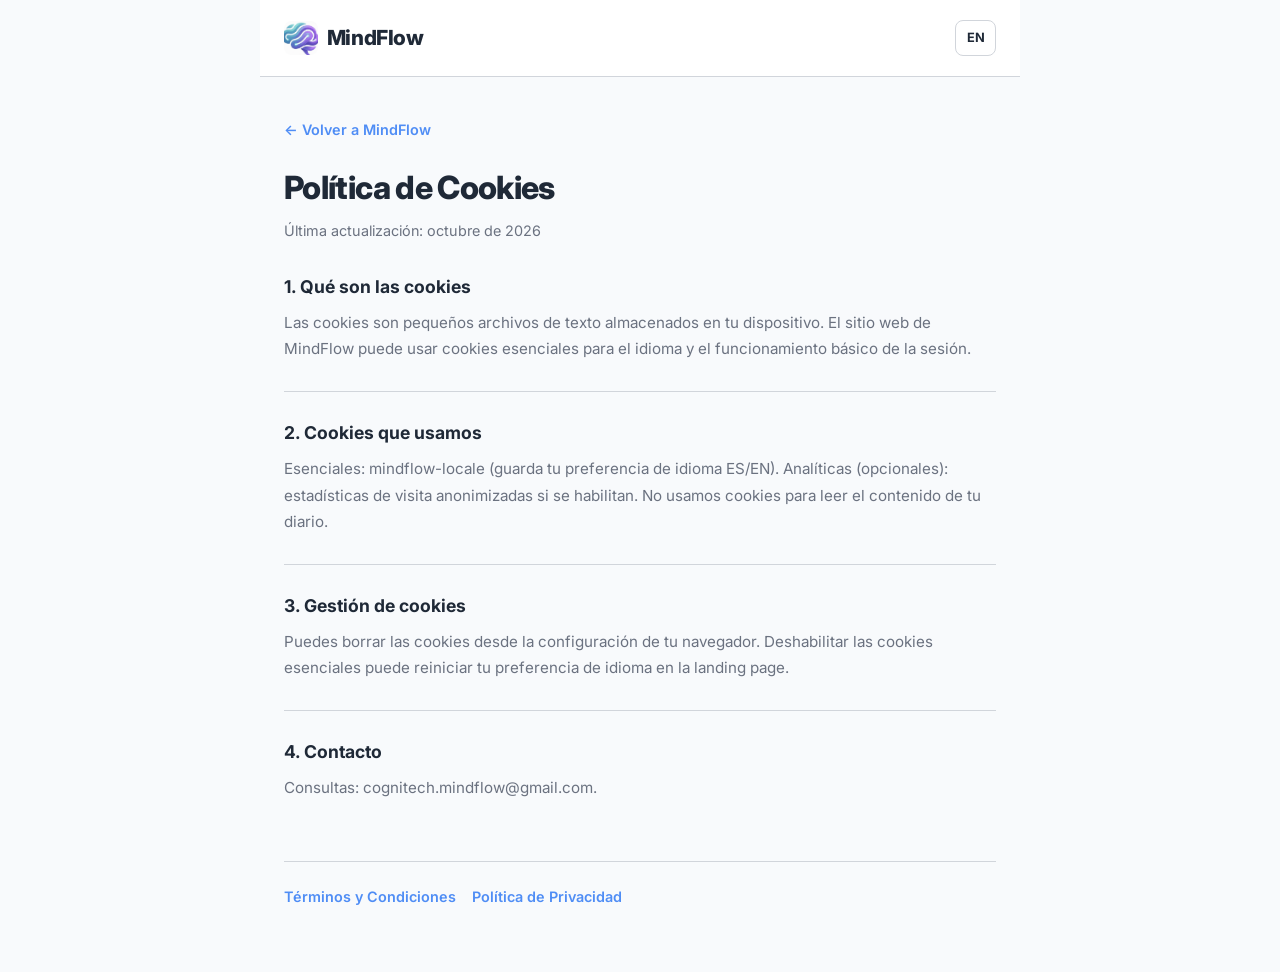
<file: assets/legal/cookies.html>
<!DOCTYPE html>
<html lang="es">
<head>
	<meta charset="UTF-8" />
	<meta name="viewport" content="width=device-width, initial-scale=1.0" />
	<title data-i18n="legalPages.cookies.title">Política de Cookies</title>
	<link rel="icon" href="../images/logo.png" />
	<link rel="preconnect" href="https://fonts.googleapis.com" />
	<link rel="preconnect" href="https://fonts.gstatic.com" crossorigin />
	<link href="https://fonts.googleapis.com/css2?family=Inter:wght@400;500;600;700;800&display=swap" rel="stylesheet" />
	<link rel="stylesheet" href="../styles.css" />
</head>
<body class="legal-page" data-legal-doc="cookies">
	<header class="legal-header">
		<a href="../../index.html" class="navbar__logo">
			<img src="../images/logo.png" alt="" class="logo-image" />
			<span class="logo-text">MindFlow</span>
		</a>
		<button type="button" class="lang-switch" data-lang-toggle aria-label="Switch language">
			<span data-i18n="lang.switch">EN</span>
		</button>
	</header>

	<main class="legal-doc">
		<a href="../../index.html" class="legal-doc__back" data-i18n="legalPages.back">← Volver a MindFlow</a>
		<h1 class="legal-doc__title" data-i18n="legalPages.cookies.title">Política de Cookies</h1>
		<p class="legal-doc__updated" data-i18n="legalPages.cookies.updated">Última actualización</p>

		<article class="legal-doc__section">
			<h2 data-i18n="legalPages.cookies.s1Title">1. Qué son las cookies</h2>
			<p data-i18n="legalPages.cookies.s1Text"></p>
		</article>
		<article class="legal-doc__section">
			<h2 data-i18n="legalPages.cookies.s2Title">2. Cookies que usamos</h2>
			<p data-i18n="legalPages.cookies.s2Text"></p>
		</article>
		<article class="legal-doc__section">
			<h2 data-i18n="legalPages.cookies.s3Title">3. Gestión de cookies</h2>
			<p data-i18n="legalPages.cookies.s3Text"></p>
		</article>
		<article class="legal-doc__section">
			<h2 data-i18n="legalPages.cookies.s4Title">4. Contacto</h2>
			<p data-i18n="legalPages.cookies.s4Text"></p>
		</article>

		<nav class="legal-doc__nav" aria-label="Legal documents">
			<a href="terms.html" data-i18n="footer.terms">Términos y Condiciones</a>
			<a href="privacy.html" data-i18n="footer.privacy">Política de Privacidad</a>
		</nav>
	</main>

	<script src="../script.js"></script>
</body>
</html>
</file>
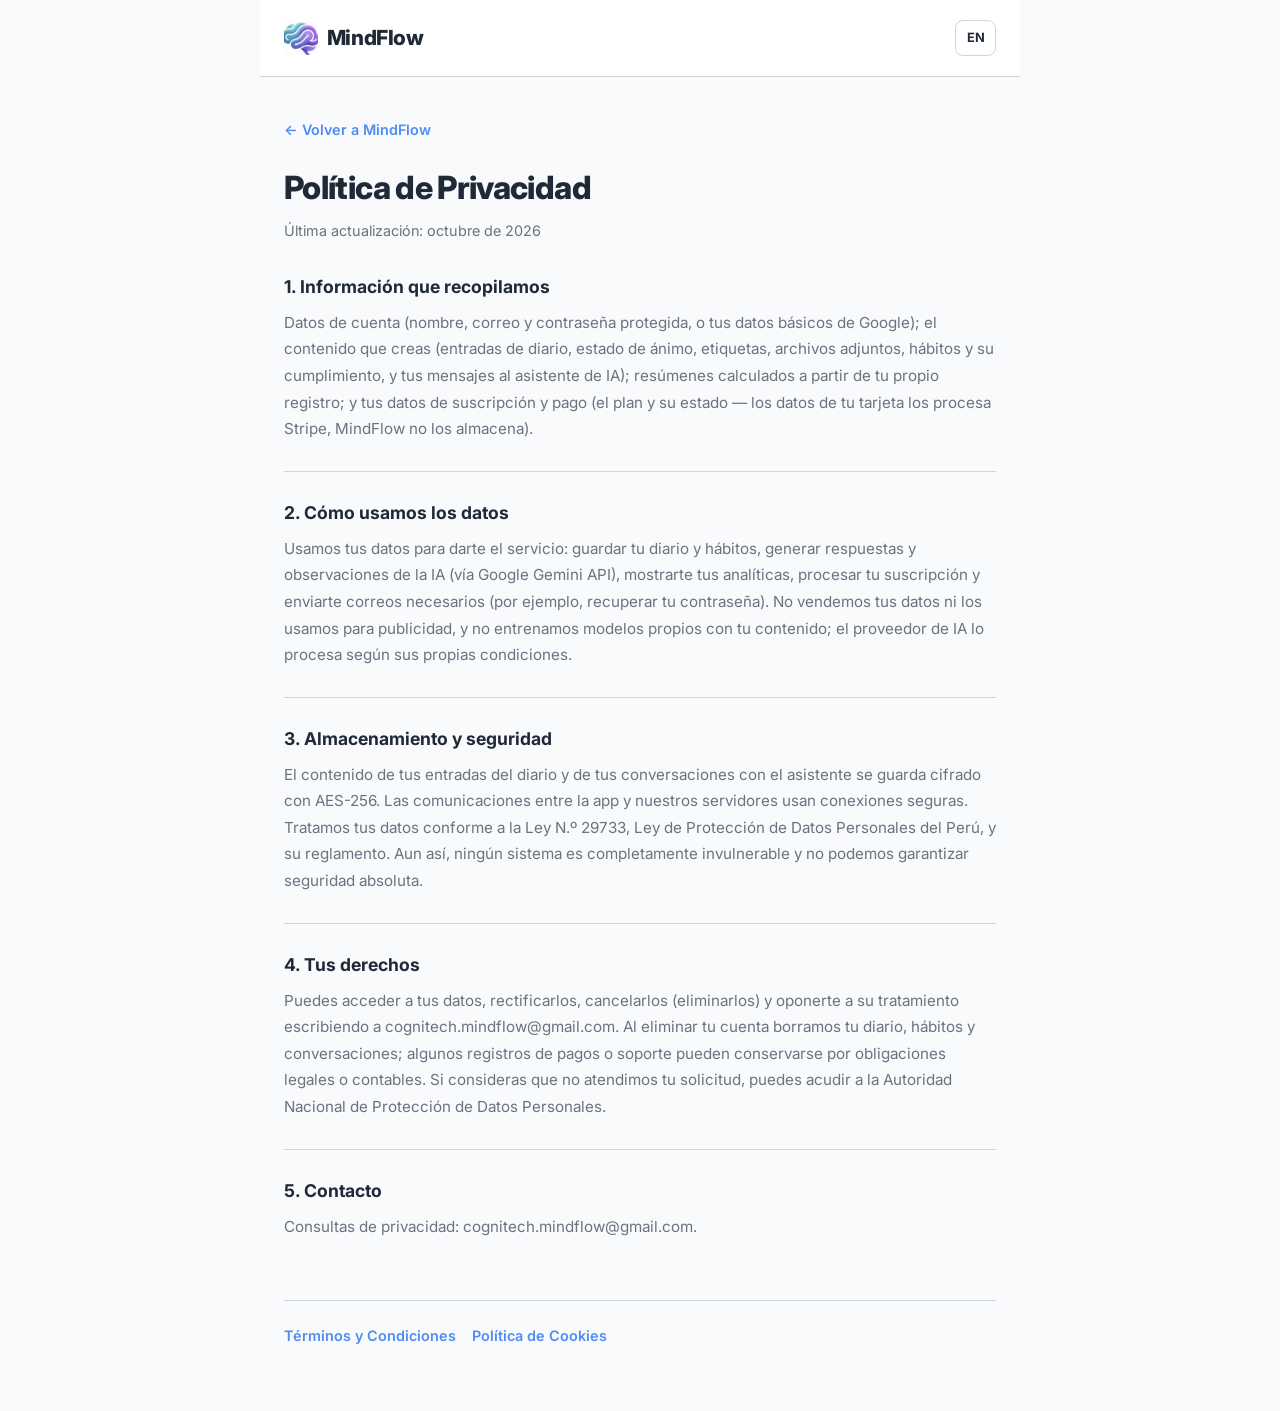
<file: assets/legal/privacy.html>
<!DOCTYPE html>
<html lang="es">
<head>
	<meta charset="UTF-8" />
	<meta name="viewport" content="width=device-width, initial-scale=1.0" />
	<title data-i18n="legalPages.privacy.title">Política de Privacidad</title>
	<link rel="icon" href="../images/logo.png" />
	<link rel="preconnect" href="https://fonts.googleapis.com" />
	<link rel="preconnect" href="https://fonts.gstatic.com" crossorigin />
	<link href="https://fonts.googleapis.com/css2?family=Inter:wght@400;500;600;700;800&display=swap" rel="stylesheet" />
	<link rel="stylesheet" href="../styles.css" />
</head>
<body class="legal-page" data-legal-doc="privacy">
	<header class="legal-header">
		<a href="../../index.html" class="navbar__logo">
			<img src="../images/logo.png" alt="" class="logo-image" />
			<span class="logo-text">MindFlow</span>
		</a>
		<button type="button" class="lang-switch" data-lang-toggle aria-label="Switch language">
			<span data-i18n="lang.switch">EN</span>
		</button>
	</header>

	<main class="legal-doc">
		<a href="../../index.html" class="legal-doc__back" data-i18n="legalPages.back">← Volver a MindFlow</a>
		<h1 class="legal-doc__title" data-i18n="legalPages.privacy.title">Política de Privacidad</h1>
		<p class="legal-doc__updated" data-i18n="legalPages.privacy.updated">Última actualización</p>

		<article class="legal-doc__section">
			<h2 data-i18n="legalPages.privacy.s1Title">1. Información que recopilamos</h2>
			<p data-i18n="legalPages.privacy.s1Text"></p>
		</article>
		<article class="legal-doc__section">
			<h2 data-i18n="legalPages.privacy.s2Title">2. Cómo usamos los datos</h2>
			<p data-i18n="legalPages.privacy.s2Text"></p>
		</article>
		<article class="legal-doc__section">
			<h2 data-i18n="legalPages.privacy.s3Title">3. Almacenamiento y seguridad</h2>
			<p data-i18n="legalPages.privacy.s3Text"></p>
		</article>
		<article class="legal-doc__section">
			<h2 data-i18n="legalPages.privacy.s4Title">4. Tus derechos</h2>
			<p data-i18n="legalPages.privacy.s4Text"></p>
		</article>
		<article class="legal-doc__section">
			<h2 data-i18n="legalPages.privacy.s5Title">5. Contacto</h2>
			<p data-i18n="legalPages.privacy.s5Text"></p>
		</article>

		<nav class="legal-doc__nav" aria-label="Legal documents">
			<a href="terms.html" data-i18n="footer.terms">Términos y Condiciones</a>
			<a href="cookies.html" data-i18n="footer.cookies">Política de Cookies</a>
		</nav>
	</main>

	<script src="../script.js"></script>
</body>
</html>
</file>
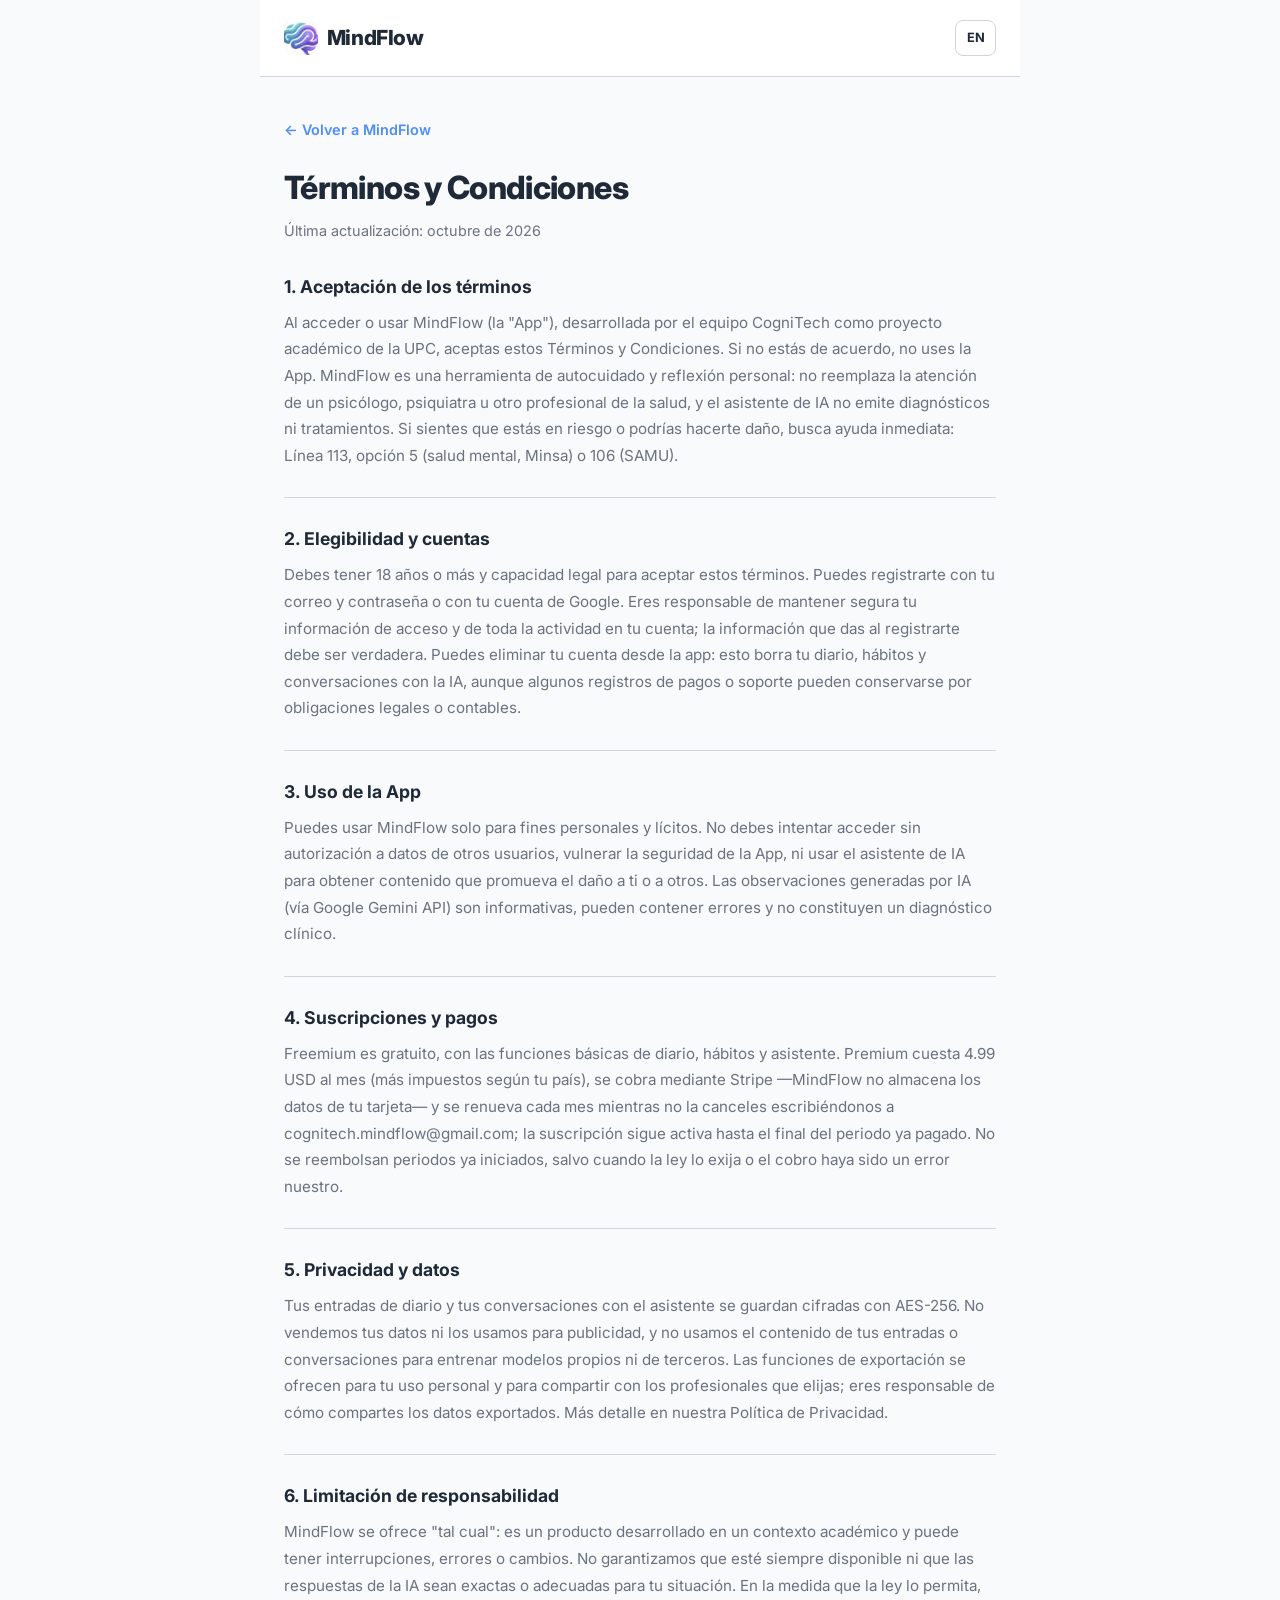
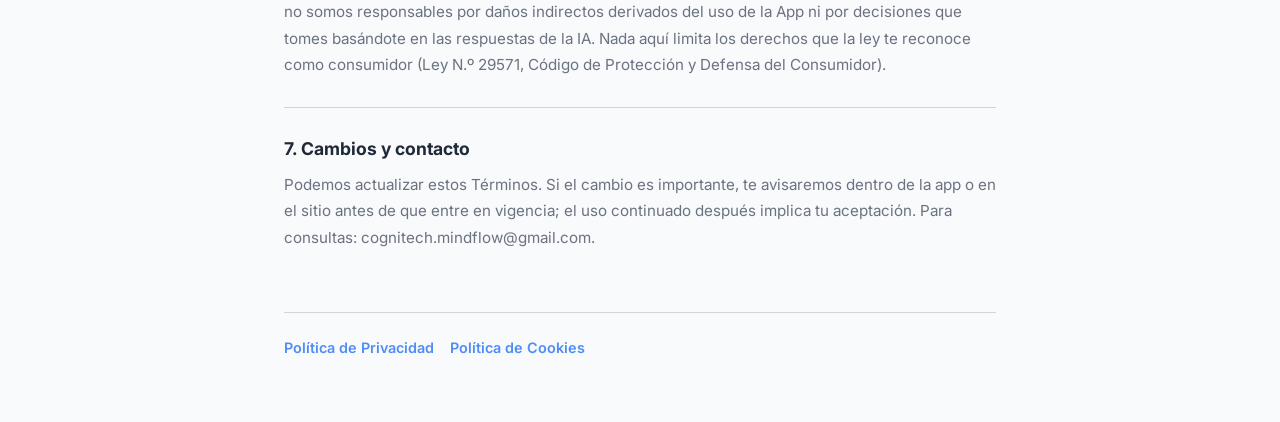
<file: assets/legal/terms.html>
<!DOCTYPE html>
<html lang="es">
<head>
	<meta charset="UTF-8" />
	<meta name="viewport" content="width=device-width, initial-scale=1.0" />
	<title data-i18n="legalPages.terms.title">Términos y Condiciones</title>
	<link rel="icon" href="../images/logo.png" />
	<link rel="preconnect" href="https://fonts.googleapis.com" />
	<link rel="preconnect" href="https://fonts.gstatic.com" crossorigin />
	<link href="https://fonts.googleapis.com/css2?family=Inter:wght@400;500;600;700;800&display=swap" rel="stylesheet" />
	<link rel="stylesheet" href="../styles.css" />
</head>
<body class="legal-page" data-legal-doc="terms">
	<header class="legal-header">
		<a href="../../index.html" class="navbar__logo">
			<img src="../images/logo.png" alt="" class="logo-image" />
			<span class="logo-text">MindFlow</span>
		</a>
		<button type="button" class="lang-switch" data-lang-toggle aria-label="Switch language">
			<span data-i18n="lang.switch">EN</span>
		</button>
	</header>

	<main class="legal-doc">
		<a href="../../index.html" class="legal-doc__back" data-i18n="legalPages.back">← Volver a MindFlow</a>
		<h1 class="legal-doc__title" data-i18n="legalPages.terms.title">Términos y Condiciones</h1>
		<p class="legal-doc__updated" data-i18n="legalPages.terms.updated">Última actualización</p>

		<article class="legal-doc__section">
			<h2 data-i18n="legalPages.terms.s1Title">1. Aceptación de los términos</h2>
			<p data-i18n="legalPages.terms.s1Text"></p>
		</article>
		<article class="legal-doc__section">
			<h2 data-i18n="legalPages.terms.s2Title">2. Elegibilidad y cuentas</h2>
			<p data-i18n="legalPages.terms.s2Text"></p>
		</article>
		<article class="legal-doc__section">
			<h2 data-i18n="legalPages.terms.s3Title">3. Uso de la App</h2>
			<p data-i18n="legalPages.terms.s3Text"></p>
		</article>
		<article class="legal-doc__section">
			<h2 data-i18n="legalPages.terms.s4Title">4. Suscripciones y pagos</h2>
			<p data-i18n="legalPages.terms.s4Text"></p>
		</article>
		<article class="legal-doc__section">
			<h2 data-i18n="legalPages.terms.s5Title">5. Privacidad y datos</h2>
			<p data-i18n="legalPages.terms.s5Text"></p>
		</article>
		<article class="legal-doc__section">
			<h2 data-i18n="legalPages.terms.s6Title">6. Limitación de responsabilidad</h2>
			<p data-i18n="legalPages.terms.s6Text"></p>
		</article>
		<article class="legal-doc__section">
			<h2 data-i18n="legalPages.terms.s7Title">7. Cambios y contacto</h2>
			<p data-i18n="legalPages.terms.s7Text"></p>
		</article>

		<nav class="legal-doc__nav" aria-label="Legal documents">
			<a href="privacy.html" data-i18n="footer.privacy">Política de Privacidad</a>
			<a href="cookies.html" data-i18n="footer.cookies">Política de Cookies</a>
		</nav>
	</main>

	<script src="../script.js"></script>
</body>
</html>
</file>
<file: assets/styles.css>
:root {
	--primary-blue: #4f8df5;
	--primary-blue-dark: #3b7ae8;
	--soft-green: #6ed3a3;
	--accent-purple: #7c3aed;
	--background: #f8fafc;
	--surface-white: #ffffff;
	--surface-blue: #e8f0fe;
	--surface-mint: #e6f7ef;
	--surface-violet: #ede9fe;
	--surface-hero-top: #dce8ff;
	--white: #ffffff;
	--dark-text: #1f2937;
	--gray-text: #6b7280;
	--borders: #d1d5db;
	--section-border: #cbd5e1;
	--shadow-sm: 0 4px 14px rgba(31, 41, 55, 0.06);
	--shadow-md: 0 12px 32px rgba(79, 141, 245, 0.14);
	--shadow-lg: 0 24px 48px rgba(31, 41, 55, 0.12);
	--ease-out-expo: cubic-bezier(0.16, 1, 0.3, 1);
	--ease-spring: cubic-bezier(0.34, 1.56, 0.64, 1);
}

* {
	box-sizing: border-box;
	margin: 0;
	padding: 0;
}

html,
body {
	width: 100%;
}

html {
	scroll-behavior: smooth;
}

body {
	font-family: "Inter", Arial, sans-serif;
	background-color: var(--background);
	color: var(--dark-text);
	line-height: 1.5;
}

@media (prefers-reduced-motion: reduce) {
	html {
		scroll-behavior: auto;
	}

	*,
	*::before,
	*::after {
		animation-duration: 0.01ms !important;
		animation-iteration-count: 1 !important;
		transition-duration: 0.01ms !important;
	}
}

img {
	display: block;
	max-width: 100%;
}

a {
	color: inherit;
	text-decoration: none;
}

button {
	font: inherit;
}

main,
header,
footer,
section,
nav {
	width: 100%;
}

/* —— Header / Nav —— */
.site-header {
	position: sticky;
	top: 0;
	z-index: 100;
	background-color: rgba(255, 255, 255, 0.72);
	border-bottom: 1px solid transparent;
	backdrop-filter: blur(10px);
	-webkit-backdrop-filter: blur(10px);
	transition:
		background-color 0.35s var(--ease-out-expo),
		border-color 0.35s var(--ease-out-expo),
		box-shadow 0.35s var(--ease-out-expo);
}

.site-header.is-scrolled {
	background-color: rgba(255, 255, 255, 0.92);
	border-bottom-color: var(--borders);
	box-shadow: var(--shadow-sm);
}

.navbar {
	max-width: 1200px;
	margin: 0 auto;
	padding: 1rem 1.5rem;
	display: flex;
	align-items: center;
	justify-content: space-between;
	gap: 1.5rem;
}

.navbar__logo {
	display: inline-flex;
	align-items: center;
	gap: 0.55rem;
	color: var(--dark-text);
}

.logo-image {
	height: 34px;
	width: 34px;
	object-fit: cover;
	border-radius: 0.5rem;
}

.logo-text {
	font-size: 1.3rem;
	font-weight: 800;
	letter-spacing: -0.02em;
}

.navbar__menu {
	list-style: none;
	display: flex;
	align-items: center;
	gap: 2rem;
}

.navbar__menu a {
	font-size: 0.95rem;
	font-weight: 500;
	color: var(--gray-text);
	position: relative;
	transition: color 0.25s ease;
}

.navbar__menu a::after {
	content: "";
	position: absolute;
	left: 0;
	bottom: -0.35rem;
	width: 100%;
	height: 2px;
	background: linear-gradient(90deg, var(--primary-blue), var(--soft-green));
	border-radius: 2px;
	transform: scaleX(0);
	transform-origin: left;
	transition: transform 0.3s var(--ease-out-expo);
}

.navbar__menu a:hover,
.navbar__menu a.is-active {
	color: var(--dark-text);
}

.navbar__menu a:hover::after,
.navbar__menu a.is-active::after {
	transform: scaleX(1);
}

.navbar__menu a.is-active {
	color: var(--primary-blue);
	font-weight: 700;
}

.navbar__actions {
	display: flex;
	align-items: center;
	gap: 1rem;
}

.btn-signup {
	display: inline-flex;
	align-items: center;
	justify-content: center;
	padding: 0.65rem 1.1rem;
	border-radius: 0.65rem;
	background: linear-gradient(135deg, var(--primary-blue), #5b9cf8);
	color: var(--white);
	font-size: 0.92rem;
	font-weight: 600;
	border: 1px solid transparent;
	box-shadow: 0 4px 14px rgba(79, 141, 245, 0.35);
	transition:
		transform 0.25s var(--ease-spring),
		box-shadow 0.25s ease,
		filter 0.25s ease;
}

.btn-signup:hover {
	transform: translateY(-2px);
	box-shadow: 0 8px 22px rgba(79, 141, 245, 0.45);
	filter: brightness(1.05);
}

.navbar__panel {
	display: flex;
	align-items: center;
	justify-content: flex-end;
	gap: 2rem;
	flex: 1;
}

.navbar__toggle {
	display: none;
	flex-direction: column;
	gap: 5px;
	padding: 0.4rem;
	background: none;
	border: none;
	cursor: pointer;
}

.navbar__toggle-bar {
	width: 22px;
	height: 2px;
	background-color: var(--dark-text);
	border-radius: 2px;
}

.lang-switch {
	display: inline-flex;
	align-items: center;
	justify-content: center;
	min-width: 2.5rem;
	padding: 0.45rem 0.65rem;
	border-radius: 0.5rem;
	border: 1px solid var(--borders);
	background: var(--white);
	font-size: 0.8rem;
	font-weight: 700;
	color: var(--dark-text);
	cursor: pointer;
	transition: border-color 0.2s ease, color 0.2s ease;
}

.lang-switch:hover {
	border-color: var(--primary-blue);
	color: var(--primary-blue);
}

/* —— Hero —— */
.hero {
	width: 100%;
	position: relative;
	overflow: hidden;
}

.hero__blobs {
	position: absolute;
	inset: 0;
	pointer-events: none;
	overflow: hidden;
}

.hero__blob {
	position: absolute;
	border-radius: 50%;
	filter: blur(60px);
	opacity: 0.55;
	animation: blobFloat 14s ease-in-out infinite;
}

.hero__blob--1 {
	width: 420px;
	height: 420px;
	background: rgba(79, 141, 245, 0.45);
	top: -8%;
	right: -5%;
}

.hero__blob--2 {
	width: 320px;
	height: 320px;
	background: rgba(110, 211, 163, 0.4);
	bottom: 5%;
	left: -8%;
	animation-delay: -4s;
}

.hero__blob--3 {
	width: 260px;
	height: 260px;
	background: rgba(124, 58, 237, 0.25);
	top: 40%;
	left: 35%;
	animation-delay: -7s;
}

.hero-animate .hero__badge {
	animation: fadeUp 0.7s var(--ease-out-expo) 0.1s both;
}

.hero-animate .hero__heading {
	animation: fadeUp 0.8s var(--ease-out-expo) 0.2s both;
}

.hero-animate .hero__description {
	animation: fadeUp 0.8s var(--ease-out-expo) 0.35s both;
}

.hero-animate .hero__stats {
	animation: fadeUp 0.8s var(--ease-out-expo) 0.5s both;
}

.hero-animate .hero__actions {
	animation: fadeUp 0.8s var(--ease-out-expo) 0.65s both;
}

.hero-animate .hero__phone {
	animation: fadeUpScale 1s var(--ease-out-expo) 0.4s both;
}

.hero__container {
	max-width: 1200px;
	margin: 0 auto;
	display: grid;
	grid-template-columns: 1fr 1fr;
	gap: 3rem;
	align-items: center;
}

.hero__content {
	display: flex;
	flex-direction: column;
	gap: 1.5rem;
}

.hero__badge {
	display: inline-flex;
	width: fit-content;
	padding: 0.5rem 1rem;
	background-color: rgba(79, 141, 245, 0.1);
	border-radius: 2rem;
	border: 1px solid rgba(79, 141, 245, 0.2);
}

.hero__badge span {
	font-size: 0.85rem;
	font-weight: 600;
	color: var(--primary-blue);
	letter-spacing: 0.01em;
}

.hero__heading {
	font-size: 3rem;
	font-weight: 800;
	line-height: 1.2;
	color: var(--dark-text);
	letter-spacing: -0.02em;
}

.hero__gradient {
	background: linear-gradient(135deg, var(--primary-blue) 0%, var(--soft-green) 100%);
	-webkit-background-clip: text;
	background-clip: text;
	-webkit-text-fill-color: transparent;
	display: inline;
}

.hero__description {
	font-size: 1.1rem;
	color: var(--gray-text);
	line-height: 1.6;
	max-width: 500px;
}

.hero__actions {
	display: flex;
	gap: 1rem;
	margin-top: 1rem;
}

.btn-primary,
.btn-secondary {
	display: inline-flex;
	align-items: center;
	justify-content: center;
	padding: 0.85rem 2rem;
	border-radius: 0.75rem;
	font-size: 1rem;
	font-weight: 600;
	border: none;
	cursor: pointer;
	transition: all 0.3s ease;
}

.btn-primary {
	background: linear-gradient(135deg, var(--primary-blue), #5ca0f8);
	color: var(--white);
	box-shadow: 0 6px 20px rgba(79, 141, 245, 0.4);
	position: relative;
	overflow: hidden;
}

.btn-primary::after {
	content: "";
	position: absolute;
	inset: 0;
	background: linear-gradient(105deg, transparent 40%, rgba(255, 255, 255, 0.35) 50%, transparent 60%);
	transform: translateX(-120%);
	transition: transform 0.55s ease;
}

.btn-primary:hover {
	transform: translateY(-3px);
	box-shadow: 0 12px 28px rgba(79, 141, 245, 0.45);
}

.btn-primary:hover::after {
	transform: translateX(120%);
}

.btn-secondary {
	background-color: rgba(255, 255, 255, 0.7);
	color: var(--dark-text);
	border: 2px solid var(--borders);
	backdrop-filter: blur(4px);
}

.btn-secondary:hover {
	border-color: var(--primary-blue);
	color: var(--primary-blue);
	transform: translateY(-3px);
	box-shadow: var(--shadow-sm);
}

.hero__stats {
	display: grid;
	grid-template-columns: repeat(3, 1fr);
	gap: 0.75rem;
}

.stat-pill {
	display: flex;
	flex-direction: column;
	gap: 0.2rem;
	padding: 0.75rem;
	border-radius: 0.65rem;
	background: var(--white);
	border: 1px solid var(--borders);
	transition:
		transform 0.3s var(--ease-spring),
		box-shadow 0.3s ease;
}

.stat-pill:hover {
	transform: translateY(-3px);
	box-shadow: var(--shadow-sm);
}

.stat-pill strong {
	font-size: 1.15rem;
	font-weight: 800;
	color: var(--primary-blue);
	line-height: 1.2;
}

.stat-pill span {
	font-size: 0.72rem;
	color: var(--gray-text);
	line-height: 1.35;
}

/* —— Phone mockup frame (shared: hero + screenshots gallery) —— */
.hero__phone-wrap {
	display: flex;
	justify-content: center;
}

.phone-frame {
	width: min(280px, 72vw);
	border-radius: 2.25rem;
	background: #0f172a;
	padding: 0.6rem;
	box-shadow: var(--shadow-lg);
	border: 1px solid rgba(255, 255, 255, 0.8);
	position: relative;
}

.phone-frame::before {
	content: "";
	position: absolute;
	top: 0.85rem;
	left: 50%;
	transform: translateX(-50%);
	width: 36%;
	height: 0.4rem;
	border-radius: 999px;
	background: rgba(255, 255, 255, 0.18);
	z-index: 1;
}

.phone-frame__screen {
	width: 100%;
	aspect-ratio: 9 / 19.5;
	border-radius: 1.65rem;
	overflow: hidden;
	background: var(--white);
}

.phone-frame__screen img {
	width: 100%;
	height: 100%;
	object-fit: cover;
	object-position: top center;
}

.hero__phone.is-floating {
	animation: cardFloat 5s ease-in-out infinite;
}

@keyframes cardFloat {
	0%,
	100% {
		transform: translateY(0);
	}
	50% {
		transform: translateY(-12px);
	}
}

.tag {
	display: inline-flex;
	padding: 0.35rem 0.75rem;
	background-color: rgba(110, 211, 163, 0.15);
	border-radius: 0.5rem;
	font-size: 0.8rem;
	font-weight: 500;
	color: var(--soft-green);
}

/* —— Section scaffolding —— */
.section-block {
	min-height: 100vh;
	min-height: 100dvh;
	display: flex;
	flex-direction: column;
	align-items: stretch;
	padding: clamp(3.5rem, 9vh, 5.5rem) 1.5rem;
	position: relative;
	border-top: 3px solid var(--section-border);
	box-sizing: border-box;
}

.section-block__container {
	width: 100%;
	max-width: 1200px;
	margin: 0 auto;
	margin-block: auto;
	flex-shrink: 0;
}

.section-block--hero {
	border-top: none;
	background: linear-gradient(180deg, var(--surface-hero-top) 0%, var(--background) 100%);
}

.section-block--white {
	background-color: var(--surface-white);
}

.section-block--blue {
	background-color: var(--surface-blue);
}

.section-block--mint {
	background-color: var(--surface-mint);
}

.section-block--violet {
	background-color: var(--surface-violet);
}

.section-block--blue .problem-card,
.section-block--blue .step-card,
.section-block--blue .analytics__panel,
.section-block--white .step-card,
.section-block--white .feature-card,
.section-block--white .team-card,
.section-block--mint .diff-list__item,
.section-block--mint .pricing-card,
.section-block--violet .screenshot-card {
	background-color: var(--white);
	box-shadow: 0 4px 14px rgba(31, 41, 55, 0.06);
}

.section-block__header {
	margin-bottom: 2.5rem;
	max-width: 640px;
}

.section-block__header--center {
	text-align: center;
	margin-left: auto;
	margin-right: auto;
}

.eyebrow {
	font-size: 0.8rem;
	font-weight: 700;
	text-transform: uppercase;
	letter-spacing: 0.08em;
	color: var(--primary-blue);
	margin-bottom: 0.5rem;
}

.section-block__title {
	font-size: 2.25rem;
	font-weight: 800;
	letter-spacing: -0.02em;
	line-height: 1.2;
	color: var(--dark-text);
	margin-bottom: 0.75rem;
}

.section-block__description {
	font-size: 1rem;
	color: var(--gray-text);
	line-height: 1.7;
}

/* —— Problem —— */
.problem__grid {
	display: grid;
	grid-template-columns: repeat(3, 1fr);
	gap: 1.25rem;
}

.problem-card,
.step-card,
.pricing-card,
.team-card,
.diff-list__item {
	transition:
		transform 0.35s var(--ease-out-expo),
		box-shadow 0.35s ease,
		border-color 0.35s ease;
}

.problem-card:hover,
.step-card:hover,
.pricing-card:hover:not(.pricing-card--featured),
.team-card:hover,
.diff-list__item:hover {
	transform: translateY(-5px);
	box-shadow: var(--shadow-md);
}

.problem-card {
	padding: 1.5rem;
	border-radius: 1rem;
	border: 1px solid var(--borders);
	background: #fafbfc;
}

.problem-card__icon {
	font-size: 0.85rem;
	font-weight: 800;
	color: var(--primary-blue);
	margin-bottom: 0.75rem;
}

.problem-card h3 {
	font-size: 1.05rem;
	font-weight: 700;
	margin-bottom: 0.5rem;
}

.problem-card p {
	font-size: 0.92rem;
	color: var(--gray-text);
	line-height: 1.6;
}

/* —— How it works —— */
.steps {
	display: grid;
	grid-template-columns: 1fr auto 1fr auto 1fr;
	gap: 0.75rem;
	align-items: stretch;
}

.step-card {
	padding: 1.5rem;
	border-radius: 1rem;
	border: 1px solid var(--borders);
	background: var(--white);
	text-align: center;
}

.step-card__visual {
	position: relative;
	display: flex;
	flex-direction: column;
	align-items: center;
	gap: 0.75rem;
	margin-bottom: 1rem;
}

.step-card__number {
	position: absolute;
	top: -0.25rem;
	left: 50%;
	transform: translateX(-50%);
	font-size: 0.7rem;
	font-weight: 800;
	color: var(--white);
	background: var(--primary-blue);
	width: 1.4rem;
	height: 1.4rem;
	border-radius: 50%;
	display: flex;
	align-items: center;
	justify-content: center;
}

.step-card h3 {
	font-size: 1.05rem;
	font-weight: 700;
	margin-bottom: 0.5rem;
}

.step-card p {
	font-size: 0.9rem;
	color: var(--gray-text);
	line-height: 1.6;
}

.icon {
	width: 26px;
	height: 26px;
	flex-shrink: 0;
}

.icon--sm {
	width: 18px;
	height: 18px;
}

.steps__connector {
	width: 2rem;
	align-self: center;
	height: 2px;
	background: linear-gradient(90deg, var(--primary-blue), var(--soft-green));
	border-radius: 2px;
}

/* —— Screenshots gallery (replaces the old product-video section) —— */
.screenshots__layout {
	display: grid;
	grid-template-columns: 1fr 1.4fr;
	gap: 3rem;
	align-items: center;
}

.screenshots__bullets {
	list-style: none;
	margin: 1.25rem 0;
	display: flex;
	flex-direction: column;
	gap: 0.65rem;
}

.screenshots__bullets li {
	font-size: 0.95rem;
	color: var(--dark-text);
	padding-left: 1.35rem;
	position: relative;
	line-height: 1.5;
}

.screenshots__bullets li::before {
	content: "▸";
	position: absolute;
	left: 0;
	color: var(--accent-purple);
	font-weight: 700;
}

.screenshots__grid {
	display: grid;
	grid-template-columns: repeat(4, 1fr);
	gap: 1.25rem;
}

.screenshot-card {
	border-radius: 1rem;
	overflow: hidden;
	border: 1px solid rgba(124, 58, 237, 0.25);
	box-shadow: 0 14px 30px rgba(124, 58, 237, 0.12);
	background: var(--white);
	transition:
		transform 0.4s var(--ease-out-expo),
		box-shadow 0.4s ease;
}

.screenshot-card:hover {
	transform: translateY(-6px) scale(1.02);
	box-shadow: 0 24px 48px rgba(124, 58, 237, 0.22);
}

.screenshot-card img {
	width: 100%;
	aspect-ratio: 9 / 19.5;
	object-fit: cover;
	object-position: top center;
}

.screenshot-card__caption {
	padding: 0.65rem 0.75rem;
	font-size: 0.8rem;
	font-weight: 600;
	text-align: center;
	color: var(--dark-text);
	border-top: 1px solid var(--borders);
}

/* —— Differentiation —— */
.differentiation__layout {
	display: grid;
	grid-template-columns: 1fr 1.1fr;
	gap: 3rem;
	align-items: center;
}

.diff-list {
	list-style: none;
	display: flex;
	flex-direction: column;
	gap: 1rem;
}

.diff-list__item {
	display: flex;
	gap: 1rem;
	padding: 1rem 1.25rem;
	border-radius: 0.75rem;
	border: 1px solid var(--borders);
	background: #fafbfc;
}

.diff-list__check {
	flex-shrink: 0;
	width: 1.75rem;
	height: 1.75rem;
	border-radius: 50%;
	background: rgba(110, 211, 163, 0.2);
	color: #2d9a6a;
	display: flex;
	align-items: center;
	justify-content: center;
	font-weight: 800;
	font-size: 0.9rem;
}

.diff-list__item strong {
	display: block;
	font-size: 0.98rem;
	margin-bottom: 0.25rem;
}

.diff-list__item p {
	font-size: 0.9rem;
	color: var(--gray-text);
	line-height: 1.55;
}

/* —— Features —— */
.features__grid {
	display: grid;
	grid-template-columns: repeat(auto-fit, minmax(300px, 1fr));
	gap: 2rem;
}

.feature-card {
	display: flex;
	flex-direction: column;
	align-items: flex-start;
	padding: 2rem;
	border-radius: 1.15rem;
	border: 1px solid var(--borders);
	background-color: #fafbfc;
	position: relative;
	transition:
		transform 0.35s var(--ease-out-expo),
		box-shadow 0.35s ease,
		border-color 0.35s ease;
}

.feature-card:hover {
	border-color: rgba(79, 141, 245, 0.45);
	box-shadow: var(--shadow-md);
	transform: translateY(-6px) scale(1.01);
}

.feature-card__icon {
	width: 46px;
	height: 46px;
	margin-bottom: 1rem;
	display: inline-flex;
	align-items: center;
	justify-content: center;
	color: var(--primary-blue);
	background-color: rgba(79, 141, 245, 0.08);
	border-radius: 0.75rem;
}

.feature-card__title {
	font-size: 1.1rem;
	font-weight: 700;
	color: var(--dark-text);
	margin-bottom: 0.75rem;
}

.feature-card__description {
	font-size: 0.95rem;
	color: var(--gray-text);
	line-height: 1.6;
}

.feature-card--premium {
	border-color: rgba(124, 58, 237, 0.25);
}

.feature-card__badge {
	position: absolute;
	top: 1rem;
	right: 1rem;
	font-size: 0.68rem;
	font-weight: 700;
	text-transform: uppercase;
	letter-spacing: 0.05em;
	padding: 0.2rem 0.5rem;
	border-radius: 999px;
	background: rgba(124, 58, 237, 0.12);
	color: var(--accent-purple);
}

/* —— Analytics preview —— */
.analytics__panel {
	background-color: #f9fbff;
	border: 1px solid var(--borders);
	border-radius: 1rem;
	padding: 1.5rem;
	box-shadow: 0 14px 30px rgba(31, 41, 55, 0.06);
}

.analytics__panel-head {
	display: flex;
	align-items: center;
	justify-content: space-between;
	gap: 1rem;
	margin-bottom: 1rem;
}

.analytics__panel-title {
	font-size: 1.15rem;
	font-weight: 700;
	color: var(--dark-text);
}

.analytics__period {
	font-size: 0.85rem;
	font-weight: 600;
	color: var(--primary-blue);
	background-color: rgba(79, 141, 245, 0.12);
	padding: 0.35rem 0.65rem;
	border-radius: 999px;
}

.analytics__chart-wrap {
	background-color: var(--white);
	border: 1px solid var(--borders);
	border-radius: 0.85rem;
	padding: 1rem;
}

.analytics__chart {
	width: 100%;
	height: auto;
	display: block;
}

.axis-line {
	stroke: #9ca3af;
	stroke-width: 1.4;
}

.grid-line {
	stroke: #e5e7eb;
	stroke-width: 1;
	stroke-dasharray: 3 4;
}

.trend-line {
	fill: none;
	stroke: var(--primary-blue);
	stroke-width: 4;
	stroke-linecap: round;
	stroke-linejoin: round;
	stroke-dasharray: 600;
	stroke-dashoffset: 600;
	animation: drawLine 2s var(--ease-out-expo) 0.3s forwards;
}

.reveal-item.is-visible .trend-line {
	animation: drawLine 2.2s var(--ease-out-expo) 0.2s forwards;
}

.trend-fill {
	fill: none;
	stroke: rgba(110, 211, 163, 0.35);
	stroke-width: 9;
	stroke-linecap: round;
	stroke-linejoin: round;
}

.trend-point {
	fill: var(--white);
	stroke: var(--primary-blue);
	stroke-width: 3;
}

.analytics__labels {
	display: grid;
	grid-template-columns: repeat(7, 1fr);
	gap: 0.25rem;
	padding: 0.25rem 0.35rem 0;
	font-size: 0.85rem;
	font-weight: 600;
	color: var(--gray-text);
	text-align: center;
}

/* —— Pricing —— */
.pricing__grid {
	display: grid;
	grid-template-columns: repeat(2, minmax(280px, 1fr));
	gap: 1.5rem;
	max-width: 900px;
	margin: 0 auto;
}

.pricing-card {
	position: relative;
	padding: 2rem 1.75rem;
	border-radius: 1rem;
	border: 1px solid var(--borders);
	background: var(--white);
	display: flex;
	flex-direction: column;
}

.pricing-card--featured {
	border-color: var(--accent-purple);
	box-shadow: 0 12px 32px rgba(124, 58, 237, 0.12);
	transition:
		transform 0.35s var(--ease-out-expo),
		box-shadow 0.35s ease;
}

.pricing-card--featured:hover {
	transform: translateY(-8px) scale(1.01);
	box-shadow: 0 20px 44px rgba(124, 58, 237, 0.22);
}

.pricing-card__badge {
	position: absolute;
	top: -0.65rem;
	left: 50%;
	transform: translateX(-50%);
	padding: 0.3rem 0.85rem;
	border-radius: 999px;
	background: var(--accent-purple);
	color: var(--white);
	font-size: 0.68rem;
	font-weight: 700;
	text-transform: uppercase;
	letter-spacing: 0.06em;
	white-space: nowrap;
}

.pricing-card__name {
	font-size: 1.25rem;
	font-weight: 800;
	margin-bottom: 0.5rem;
}

.pricing-card__name--accent {
	color: var(--accent-purple);
}

.pricing-card__price {
	font-size: 2.5rem;
	font-weight: 800;
	line-height: 1;
	margin-bottom: 0.5rem;
}

.pricing-card__price small {
	font-size: 1rem;
	font-weight: 500;
	color: var(--gray-text);
}

.pricing-card__tagline {
	font-size: 0.92rem;
	color: var(--gray-text);
	line-height: 1.55;
	margin-bottom: 1.25rem;
	padding-bottom: 1.25rem;
	border-bottom: 1px solid var(--borders);
}

.pricing-card__features {
	list-style: none;
	flex: 1;
	display: flex;
	flex-direction: column;
	gap: 0.65rem;
	margin-bottom: 1.5rem;
}

.pricing-card__feature {
	display: flex;
	gap: 0.6rem;
	font-size: 0.88rem;
	line-height: 1.45;
}

.pricing-card__feature--excluded {
	color: var(--gray-text);
	text-decoration: line-through;
	opacity: 0.75;
}

.pricing-card__icon {
	flex-shrink: 0;
	width: 1.1rem;
	text-align: center;
	font-weight: 700;
}

.pricing-card__icon--yes {
	color: #2d9a6a;
}

.pricing-card__icon--no {
	color: #9ca3af;
}

.pricing-card__btn {
	display: flex;
	align-items: center;
	justify-content: center;
	width: 100%;
	padding: 0.85rem 1rem;
	border-radius: 0.65rem;
	font-size: 0.95rem;
	font-weight: 700;
	border: none;
	cursor: pointer;
	text-align: center;
	transition: transform 0.2s ease, box-shadow 0.2s ease;
}

.pricing-card__btn--muted {
	background: #f3f4f6;
	color: var(--gray-text);
	cursor: default;
}

.pricing-card__btn--gradient {
	background: linear-gradient(90deg, var(--primary-blue), var(--soft-green));
	color: var(--white);
	position: relative;
	overflow: hidden;
}

.pricing-card__btn--gradient::after {
	content: "";
	position: absolute;
	inset: 0;
	background: linear-gradient(105deg, transparent 35%, rgba(255, 255, 255, 0.3) 50%, transparent 65%);
	transform: translateX(-120%);
	transition: transform 0.5s ease;
}

.pricing-card__btn--gradient:hover::after {
	transform: translateX(120%);
}

.pricing-card__btn--gradient:hover {
	transform: translateY(-2px);
	box-shadow: 0 8px 20px rgba(79, 141, 245, 0.35);
}

/* —— Team (compact grid, used on the home teaser) —— */
.team__grid {
	display: grid;
	grid-template-columns: repeat(auto-fit, minmax(180px, 1fr));
	gap: 1.25rem;
}

.team-card {
	text-align: center;
	padding: 1.25rem;
	border-radius: 1rem;
	border: 1px solid var(--borders);
	background: #fafbfc;
}

.team-card__photo,
.team-card__avatar-fallback {
	width: 96px;
	height: 96px;
	border-radius: 50%;
	object-fit: cover;
	margin: 0 auto 1rem;
	border: 3px solid var(--white);
	box-shadow: 0 4px 12px rgba(0, 0, 0, 0.1);
}

.team-card__avatar-fallback {
	display: flex;
	align-items: center;
	justify-content: center;
	background: linear-gradient(135deg, var(--primary-blue), var(--soft-green));
	color: var(--white);
	font-size: 1.25rem;
	font-weight: 800;
}

.team-card h3 {
	font-size: 1rem;
	font-weight: 700;
	margin-bottom: 0.25rem;
}

.team-card p {
	font-size: 0.85rem;
	color: var(--gray-text);
}

/* —— Team (full bios, used on nosotros.html) —— */
.team-full__grid {
	display: grid;
	grid-template-columns: repeat(5, minmax(0, 1fr));
	gap: 1.25rem;
}

.team-bio-card {
	display: flex;
	flex-direction: column;
	align-items: center;
	text-align: center;
	padding: 1.5rem 1.1rem;
	border-radius: 1.15rem;
	border: 1px solid var(--borders);
	background: var(--white);
	box-shadow: 0 4px 14px rgba(31, 41, 55, 0.06);
	transition:
		transform 0.35s var(--ease-out-expo),
		box-shadow 0.35s ease;
}

.team-bio-card:hover {
	transform: translateY(-5px);
	box-shadow: var(--shadow-md);
}

.team-bio-card__photo {
	width: 96px;
	height: 96px;
	border-radius: 50%;
	object-fit: cover;
	margin-bottom: 1rem;
	border: 3px solid var(--white);
	box-shadow: 0 6px 18px rgba(0, 0, 0, 0.12);
}

.team-bio-card h3 {
	font-size: 0.98rem;
	font-weight: 700;
	margin-bottom: 0.2rem;
}

.team-bio-card__role {
	font-size: 0.72rem;
	font-weight: 700;
	color: var(--primary-blue);
	text-transform: uppercase;
	letter-spacing: 0.03em;
	margin-bottom: 0.8rem;
}

.team-bio-card__text {
	font-size: 0.82rem;
	color: var(--gray-text);
	line-height: 1.55;
}

/* —— Mission / Vision (nosotros.html) —— */
.mission__grid {
	display: grid;
	grid-template-columns: repeat(2, 1fr);
	gap: 1.5rem;
}

.mission-card {
	padding: 2rem;
	border-radius: 1.15rem;
	border: 1px solid var(--borders);
	background: var(--white);
}

.mission-card__label {
	font-size: 0.8rem;
	font-weight: 700;
	text-transform: uppercase;
	letter-spacing: 0.08em;
	color: var(--accent-purple);
	margin-bottom: 0.75rem;
}

.mission-card p {
	font-size: 1rem;
	color: var(--dark-text);
	line-height: 1.7;
}

/* —— CTA —— */
.cta__box {
	width: 100%;
	position: relative;
	overflow: hidden;
	background: linear-gradient(135deg, #4f8df5 0%, #3d7de8 45%, #2d9a6a 100%);
	background-size: 200% 200%;
	border-radius: 1.5rem;
	padding: 3.25rem 2rem;
	text-align: center;
	box-shadow: 0 20px 50px rgba(79, 141, 245, 0.35);
	animation: gradientShift 8s ease infinite;
}

.cta__box::before {
	content: "";
	position: absolute;
	width: 200%;
	height: 200%;
	top: -50%;
	left: -50%;
	background: radial-gradient(circle, rgba(255, 255, 255, 0.12) 0%, transparent 55%);
	animation: ctaShine 6s linear infinite;
	pointer-events: none;
}

.cta__title,
.cta__text,
.cta__button {
	position: relative;
	z-index: 1;
}

.cta__title {
	font-size: 2.35rem;
	line-height: 1.2;
	font-weight: 800;
	letter-spacing: -0.02em;
	color: var(--white);
	margin-bottom: 0.9rem;
}

.cta__text {
	font-size: 1.02rem;
	line-height: 1.7;
	color: rgba(255, 255, 255, 0.92);
	max-width: 620px;
	margin: 0 auto 1.6rem;
}

.cta__button {
	display: inline-flex;
	align-items: center;
	justify-content: center;
	gap: 0.4rem;
	padding: 0.95rem 1.75rem;
	border-radius: 0.85rem;
	background-color: var(--white);
	color: var(--primary-blue);
	font-size: 0.96rem;
	font-weight: 700;
	border: 1px solid transparent;
	box-shadow: 0 8px 24px rgba(0, 0, 0, 0.15);
	transition:
		transform 0.3s var(--ease-spring),
		box-shadow 0.3s ease,
		background-color 0.3s ease;
}

.cta__button::after {
	content: "→";
	transition: transform 0.3s var(--ease-spring);
}

.cta__button:hover {
	transform: translateY(-3px) scale(1.03);
	box-shadow: 0 14px 32px rgba(0, 0, 0, 0.2);
	background-color: #f8fafc;
}

.cta__button:hover::after {
	transform: translateX(4px);
}

/* —— Footer —— */
.site-footer {
	background-color: #f1f5f9;
	border-top: 3px solid var(--section-border);
	padding: 4rem 1.5rem 2.2rem;
}

.footer__container {
	max-width: 1200px;
	margin: 0 auto;
	display: grid;
	grid-template-columns: 1.2fr 2fr;
	gap: 3rem;
}

.footer__brand {
	display: flex;
	flex-direction: column;
	gap: 1rem;
}

.footer__logo {
	display: inline-flex;
	align-items: center;
	gap: 0.55rem;
	color: var(--dark-text);
}

.footer__description {
	font-size: 0.95rem;
	line-height: 1.7;
	color: var(--gray-text);
	max-width: 340px;
}

.footer__columns {
	display: grid;
	grid-template-columns: repeat(3, minmax(140px, 1fr));
	gap: 2rem;
}

.footer__title {
	font-size: 0.95rem;
	font-weight: 700;
	color: var(--dark-text);
	margin-bottom: 0.9rem;
}

.footer__list {
	list-style: none;
	display: flex;
	flex-direction: column;
	gap: 0.65rem;
}

.footer__list a {
	font-size: 0.92rem;
	color: var(--gray-text);
	transition: color 0.2s ease;
}

.footer__list a:hover {
	color: var(--dark-text);
}

.footer__email {
	display: block;
	font-size: 0.85rem;
	color: var(--gray-text);
	margin-top: 0.15rem;
}

.footer__bottom {
	border-top: 1px solid var(--borders);
	margin-top: 2.5rem;
	padding-top: 1.25rem;
	text-align: center;
	max-width: 1200px;
	margin-left: auto;
	margin-right: auto;
	padding-left: 1.5rem;
	padding-right: 1.5rem;
}

.footer__bottom p {
	font-size: 0.85rem;
	color: var(--gray-text);
}

/* —— Legal pages —— */
.legal-page {
	background: var(--background);
	min-height: 100vh;
}

.legal-header {
	max-width: 760px;
	margin: 0 auto;
	padding: 1.25rem 1.5rem;
	display: flex;
	align-items: center;
	justify-content: space-between;
	border-bottom: 1px solid var(--borders);
	background: var(--white);
}

.legal-doc {
	max-width: 760px;
	margin: 0 auto;
	padding: 2.5rem 1.5rem 4rem;
}

.legal-doc__back {
	display: inline-block;
	font-size: 0.9rem;
	font-weight: 600;
	color: var(--primary-blue);
	margin-bottom: 1.5rem;
}

.legal-doc__back:hover {
	text-decoration: underline;
}

.legal-doc__title {
	font-size: 2rem;
	font-weight: 800;
	letter-spacing: -0.02em;
	margin-bottom: 0.5rem;
	color: var(--dark-text);
}

.legal-doc__updated {
	font-size: 0.9rem;
	color: var(--gray-text);
	margin-bottom: 2rem;
}

.legal-doc__section {
	margin-bottom: 1.75rem;
	padding-bottom: 1.75rem;
	border-bottom: 1px solid var(--borders);
}

.legal-doc__section:last-of-type {
	border-bottom: none;
}

.legal-doc__section h2 {
	font-size: 1.1rem;
	font-weight: 700;
	margin-bottom: 0.6rem;
	color: var(--dark-text);
}

.legal-doc__section p {
	font-size: 0.95rem;
	line-height: 1.75;
	color: var(--gray-text);
}

.legal-doc__nav {
	display: flex;
	flex-wrap: wrap;
	gap: 1rem;
	margin-top: 2rem;
	padding-top: 1.5rem;
	border-top: 1px solid var(--borders);
}

.legal-doc__nav a {
	font-size: 0.9rem;
	font-weight: 600;
	color: var(--primary-blue);
}

.legal-doc__nav a:hover {
	text-decoration: underline;
}

/* —— Animations —— */
@keyframes fadeUp {
	from {
		opacity: 0;
		transform: translateY(24px);
	}
	to {
		opacity: 1;
		transform: translateY(0);
	}
}

@keyframes fadeUpScale {
	from {
		opacity: 0;
		transform: translateY(28px) scale(0.96);
	}
	to {
		opacity: 1;
		transform: translateY(0) scale(1);
	}
}

@keyframes blobFloat {
	0%,
	100% {
		transform: translate(0, 0) scale(1);
	}
	33% {
		transform: translate(18px, -22px) scale(1.05);
	}
	66% {
		transform: translate(-14px, 12px) scale(0.97);
	}
}

@keyframes gradientShift {
	0%,
	100% {
		background-position: 0% 50%;
	}
	50% {
		background-position: 100% 50%;
	}
}

@keyframes ctaShine {
	from {
		transform: rotate(0deg);
	}
	to {
		transform: rotate(360deg);
	}
}

@keyframes drawLine {
	to {
		stroke-dashoffset: 0;
	}
}

.reveal-item {
	opacity: 0;
	transform: translateY(32px);
	transition:
		opacity 0.65s var(--ease-out-expo),
		transform 0.65s var(--ease-out-expo);
}

.reveal-item.is-visible {
	opacity: 1;
	transform: translateY(0);
}

.section-block__header.reveal-item.is-visible .eyebrow {
	animation: fadeUp 0.5s var(--ease-out-expo) both;
}

.section-block__header.reveal-item.is-visible .section-block__title {
	animation: fadeUp 0.6s var(--ease-out-expo) 0.08s both;
}

.section-block__header.reveal-item.is-visible .section-block__description {
	animation: fadeUp 0.6s var(--ease-out-expo) 0.16s both;
}

/* —— Responsive —— */
@media (max-width: 1100px) {
	.navbar {
		gap: 1rem;
	}

	.navbar__menu {
		gap: 1.2rem;
	}

	.hero__heading {
		font-size: 2.6rem;
	}

	.features__grid {
		grid-template-columns: repeat(2, minmax(260px, 1fr));
	}

	.footer__container {
		grid-template-columns: 1fr;
		gap: 2.2rem;
	}

	.footer__description {
		max-width: 100%;
	}

	.screenshots__grid {
		grid-template-columns: repeat(2, 1fr);
	}

	.team-full__grid {
		grid-template-columns: repeat(3, 1fr);
	}
}

@media (max-width: 900px) {
	.navbar {
		flex-wrap: wrap;
		padding: 1rem;
		position: relative;
	}

	.navbar__toggle {
		display: flex;
		margin-left: auto;
	}

	.navbar__panel {
		display: none;
		width: 100%;
		flex-direction: column;
		gap: 1rem;
		padding-top: 0.5rem;
	}

	.navbar__panel.is-open {
		display: flex;
	}

	.navbar__menu {
		flex-direction: column;
		align-items: flex-start;
		gap: 0.5rem;
		width: 100%;
	}

	.navbar__actions {
		width: 100%;
		justify-content: flex-start;
		flex-wrap: wrap;
	}

	.hero__stats {
		grid-template-columns: 1fr;
	}

	.problem__grid,
	.steps,
	.differentiation__layout,
	.pricing__grid,
	.mission__grid {
		grid-template-columns: 1fr;
	}

	.team-full__grid {
		grid-template-columns: repeat(2, 1fr);
	}

	.steps__connector {
		display: none;
	}

	.hero__container {
		grid-template-columns: 1fr;
		gap: 2rem;
	}

	.hero__content,
	.section-block__header,
	.analytics__header {
		text-align: center;
	}

	.hero__stats {
		max-width: 320px;
		margin-left: auto;
		margin-right: auto;
	}

	.hero__badge,
	.hero__description {
		margin-left: auto;
		margin-right: auto;
	}

	.hero__actions {
		justify-content: center;
	}

	.section-block__title,
	.analytics__title,
	.cta__title {
		font-size: 2rem;
	}

	.differentiation__layout,
	.screenshots__layout {
		grid-template-columns: 1fr;
		gap: 2rem;
	}

	.screenshots__copy {
		text-align: center;
	}

	.screenshots__bullets li {
		text-align: left;
	}

	.screenshots__grid {
		grid-template-columns: repeat(2, 1fr);
		max-width: 420px;
		margin: 0 auto;
	}

	.features__grid {
		grid-template-columns: 1fr;
	}

	.analytics__panel-head {
		flex-wrap: wrap;
		justify-content: center;
		text-align: center;
	}

	.footer__columns {
		grid-template-columns: repeat(2, minmax(140px, 1fr));
	}
}

@media (max-width: 640px) {
	.navbar__menu {
		gap: 0.8rem;
		flex-wrap: wrap;
	}

	.team-full__grid {
		grid-template-columns: 1fr;
		max-width: 320px;
		margin: 0 auto;
	}

	.navbar__menu a,
	.btn-signup {
		font-size: 0.9rem;
	}

	.hero__heading {
		font-size: 2rem;
	}

	.hero__description,
	.cta__text {
		font-size: 0.95rem;
	}

	.hero__actions {
		flex-direction: column;
		align-items: stretch;
	}

	.btn-primary,
	.btn-secondary {
		width: 100%;
	}

	.feature-card,
	.analytics__panel,
	.cta__box {
		padding: 1.25rem;
	}

	.analytics__chart-wrap {
		padding: 0.65rem;
	}

	.analytics__labels {
		font-size: 0.74rem;
	}

	.cta__title {
		font-size: 1.75rem;
	}

	.footer__columns {
		grid-template-columns: 1fr;
		gap: 1.5rem;
	}

	.site-footer {
		padding-top: 3rem;
	}

	.screenshots__grid {
		grid-template-columns: repeat(2, 1fr);
		max-width: 320px;
	}
}
</file>
